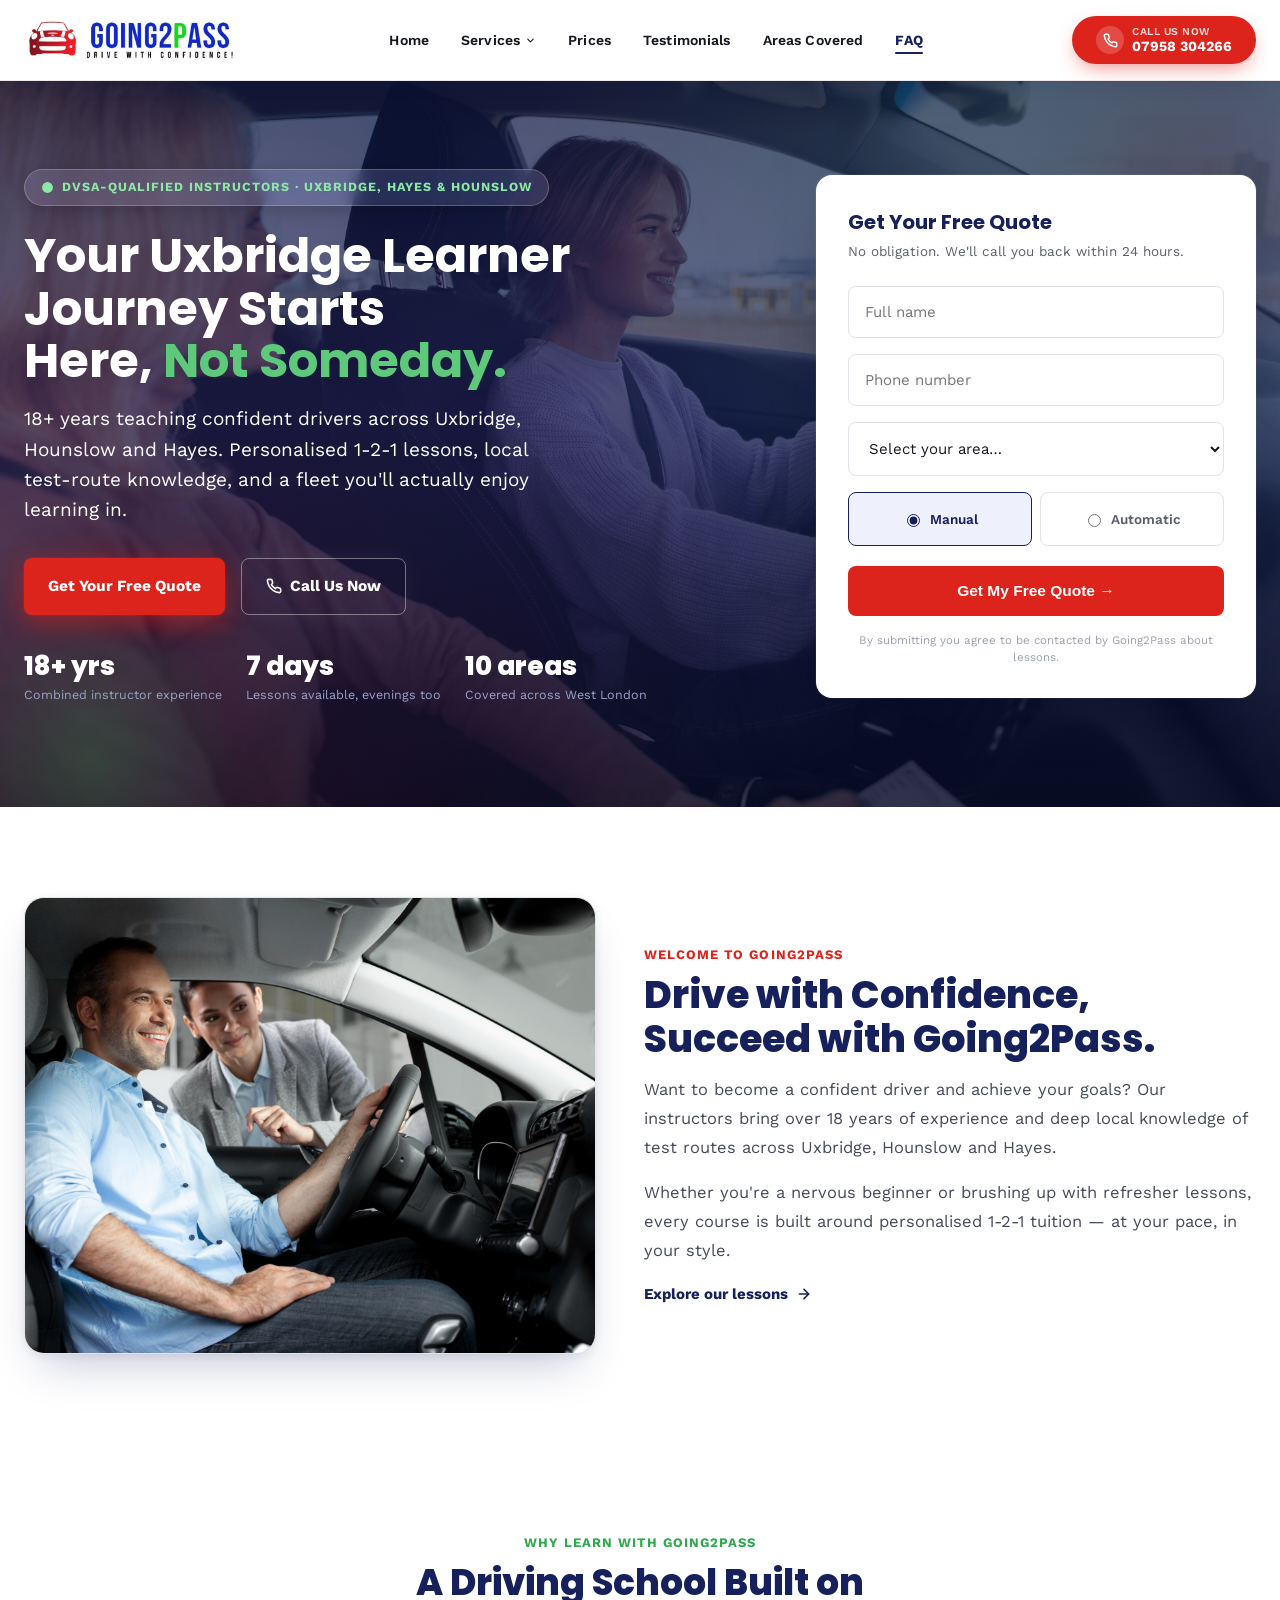
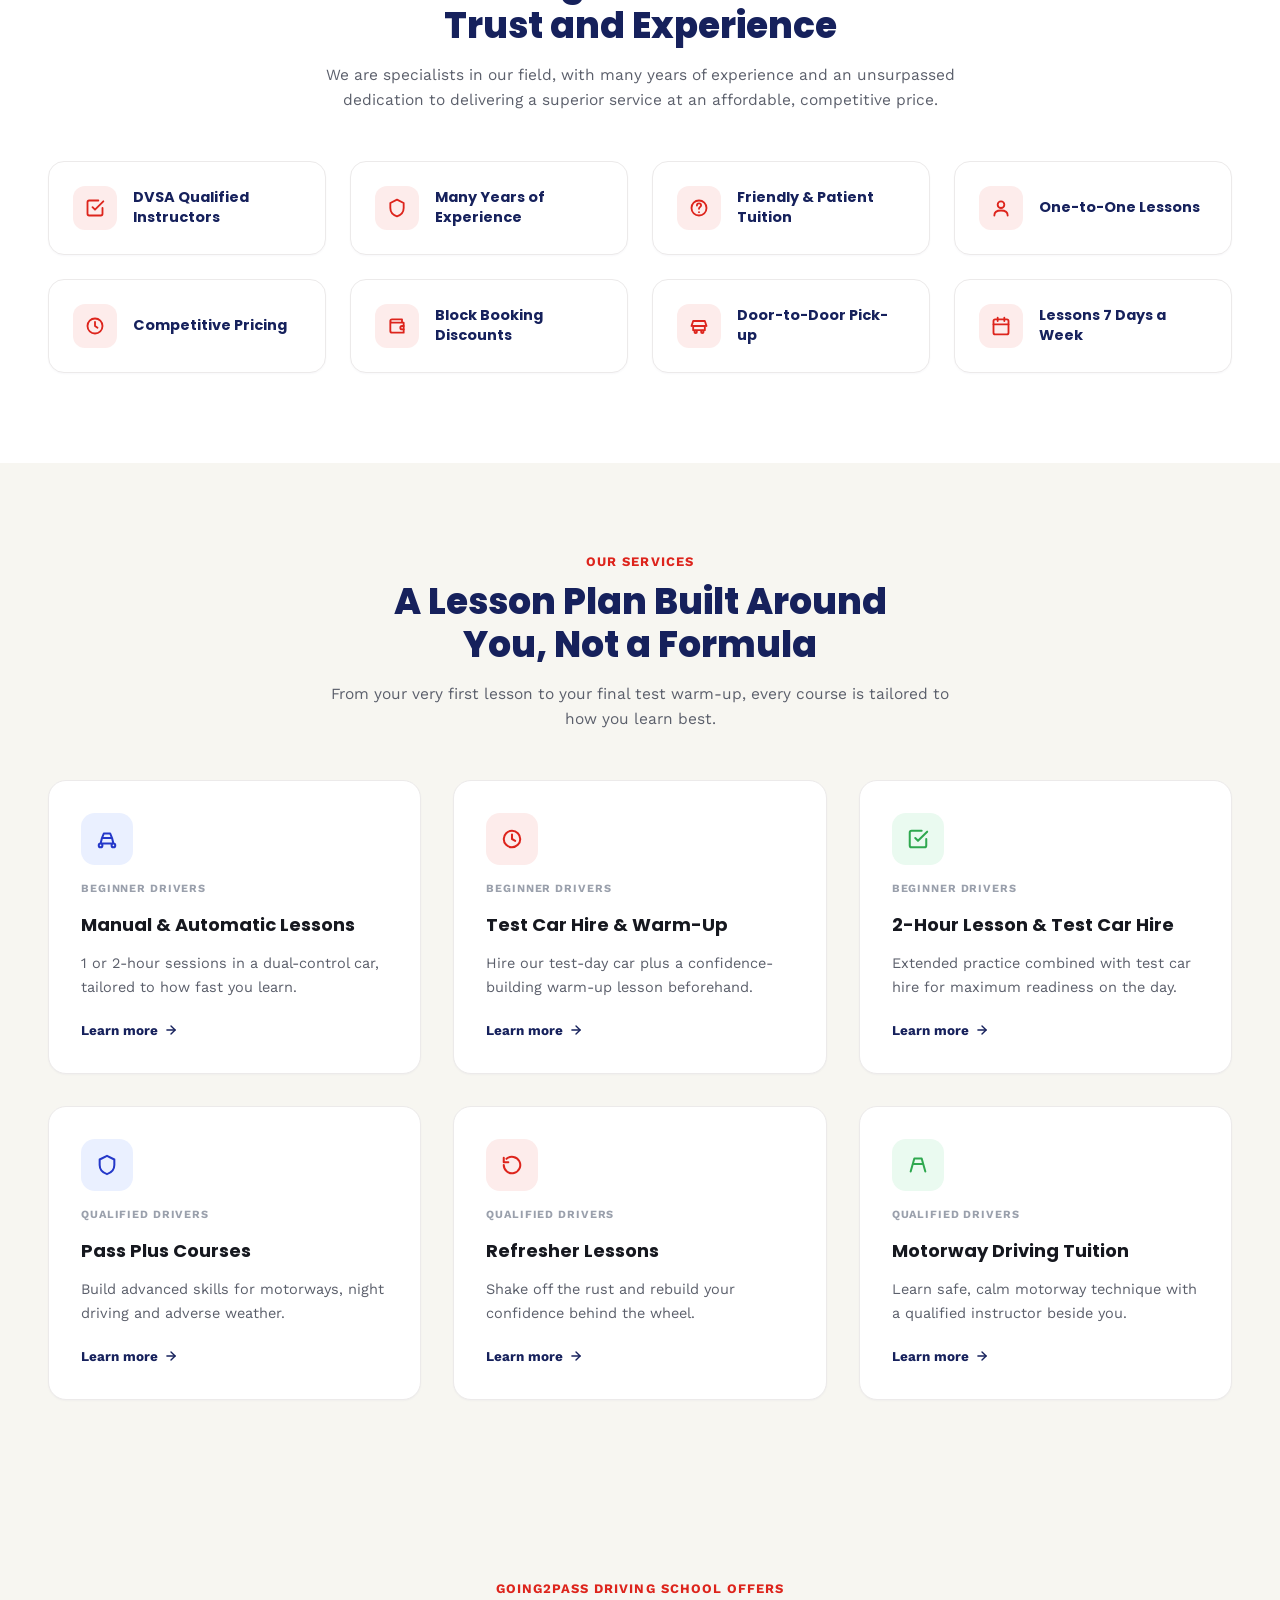
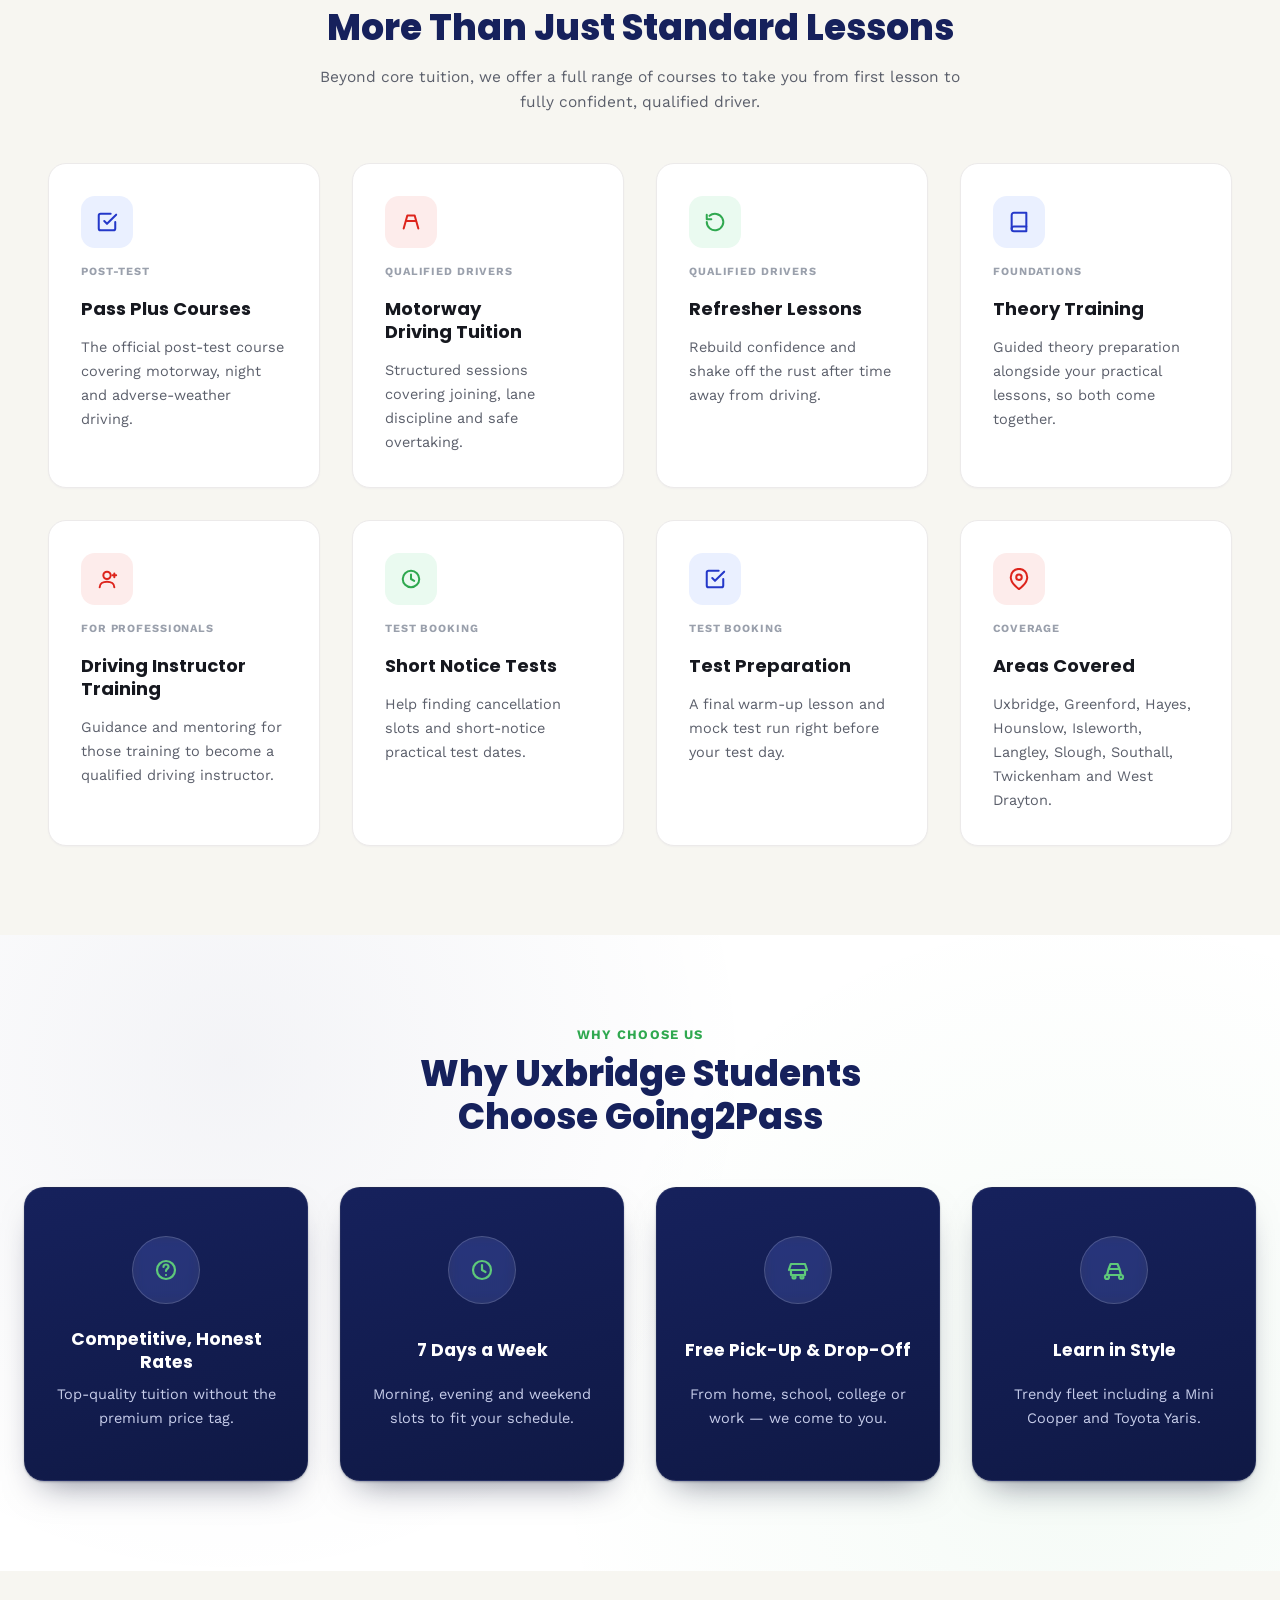
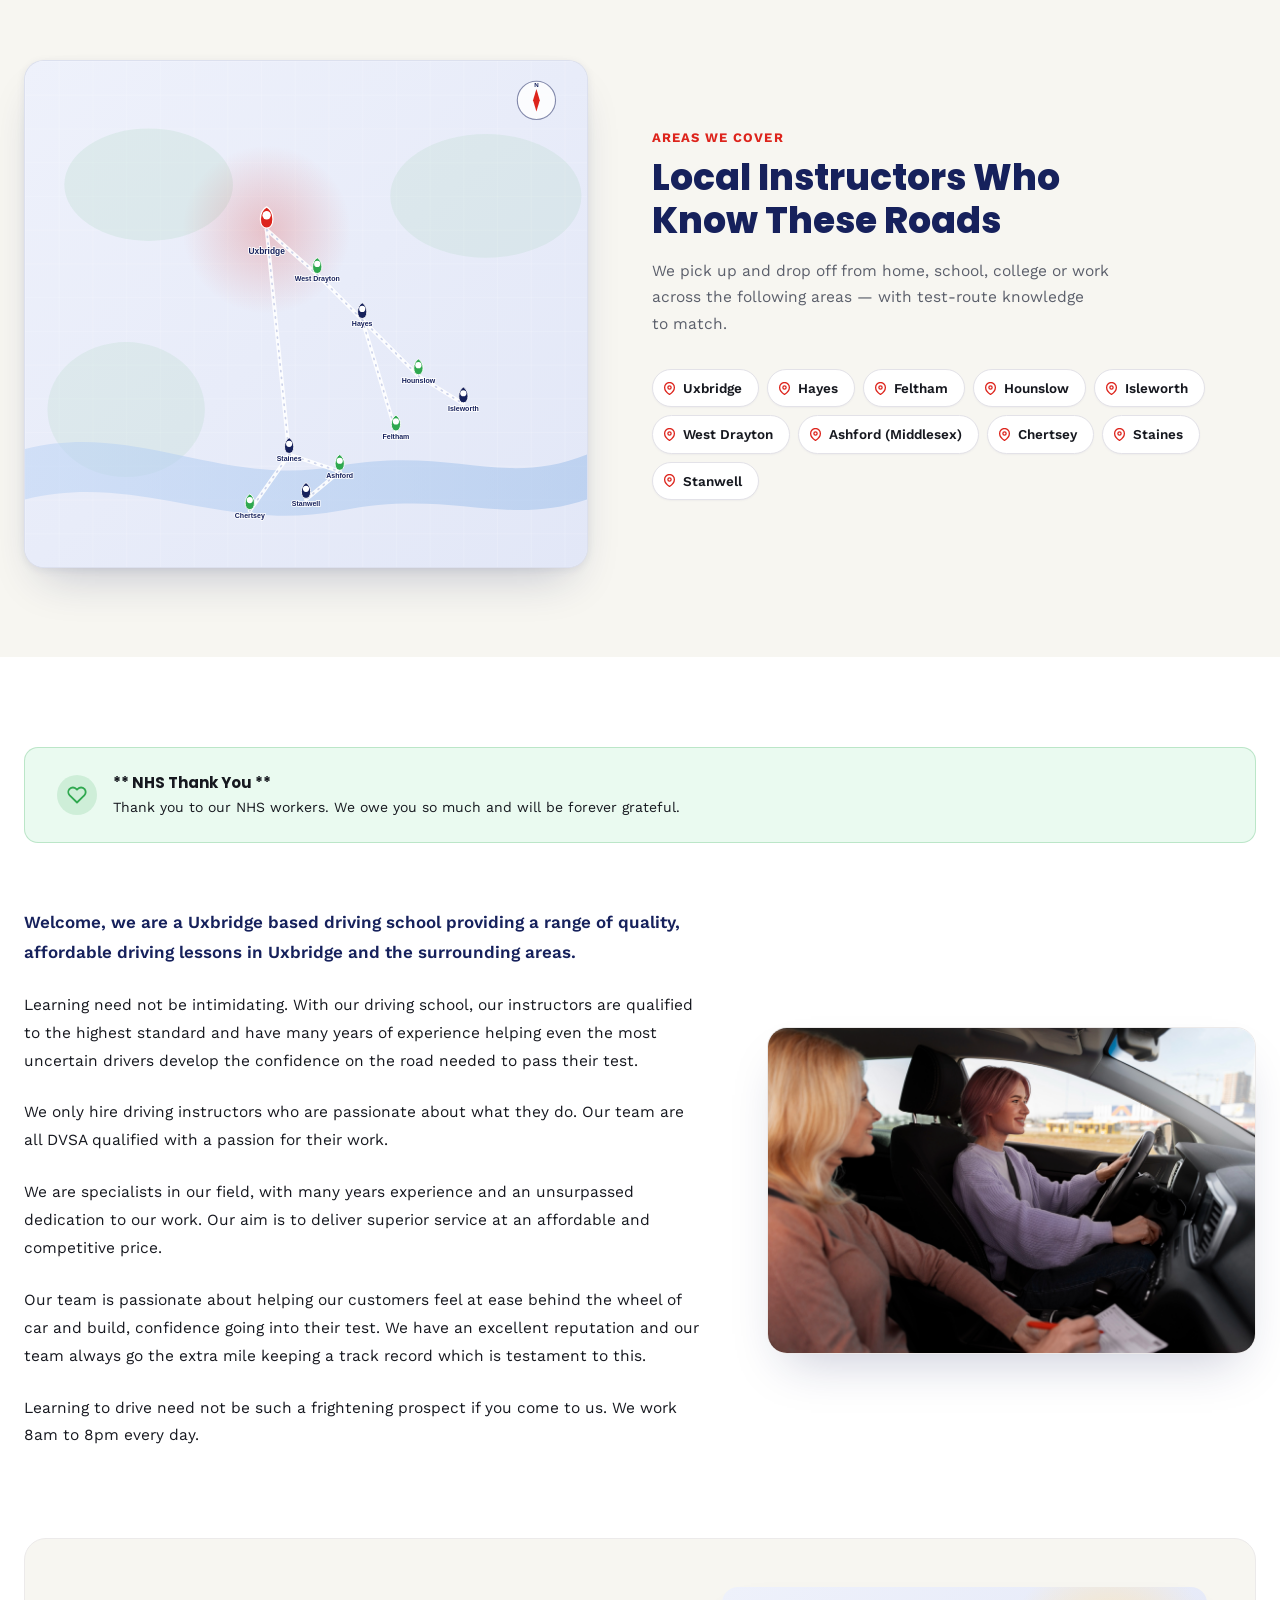
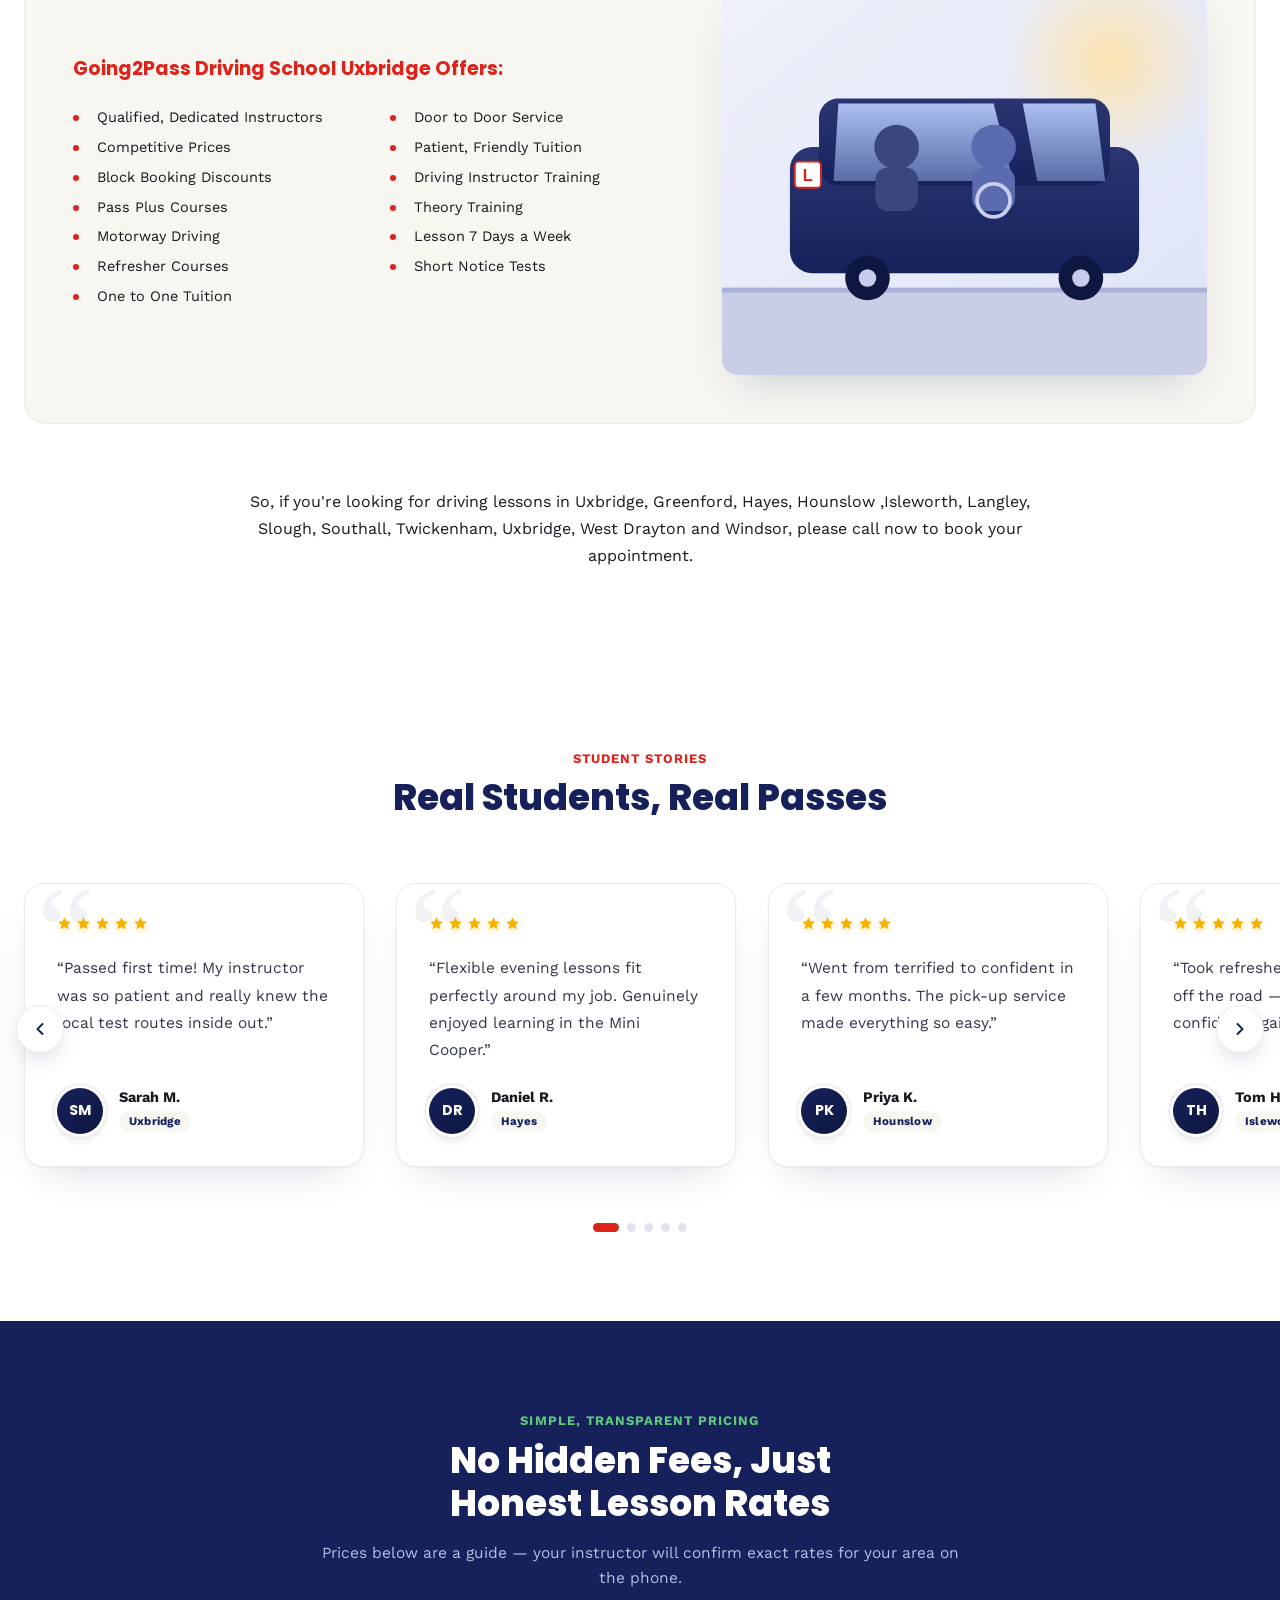
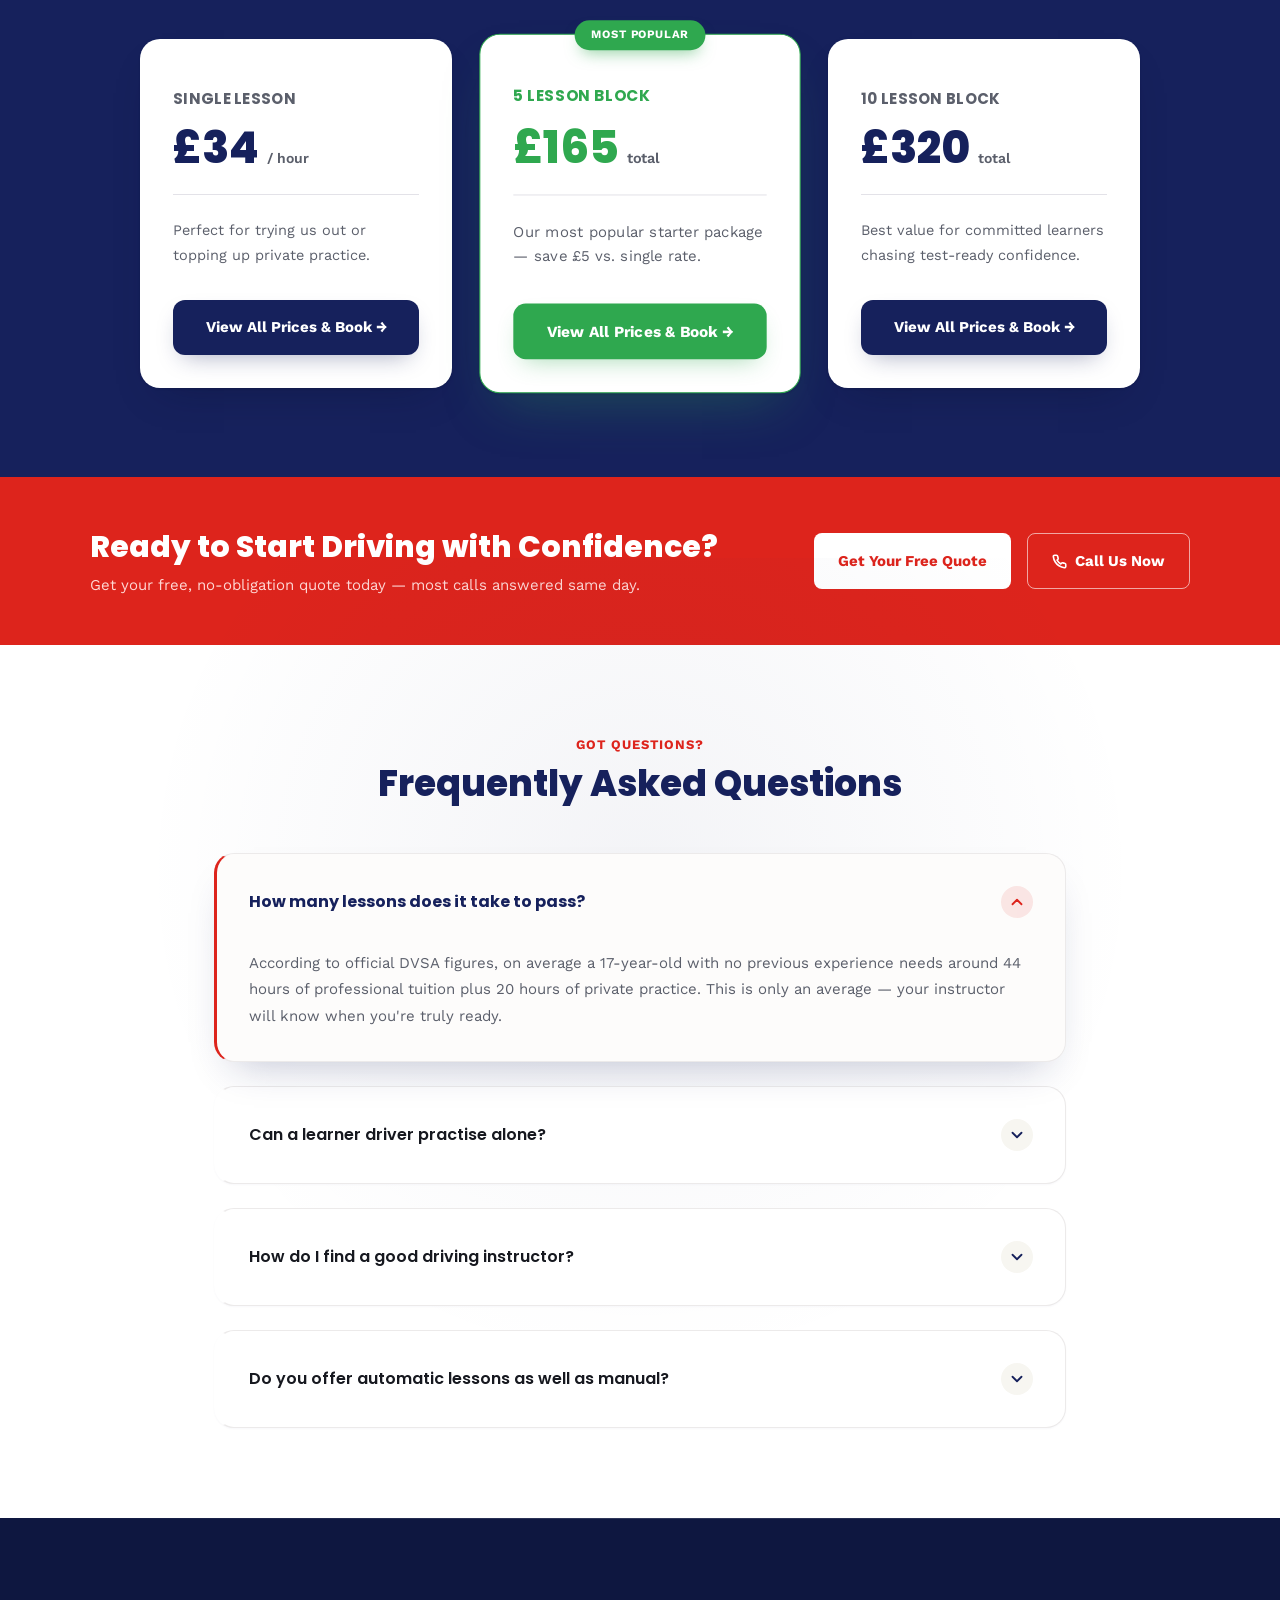
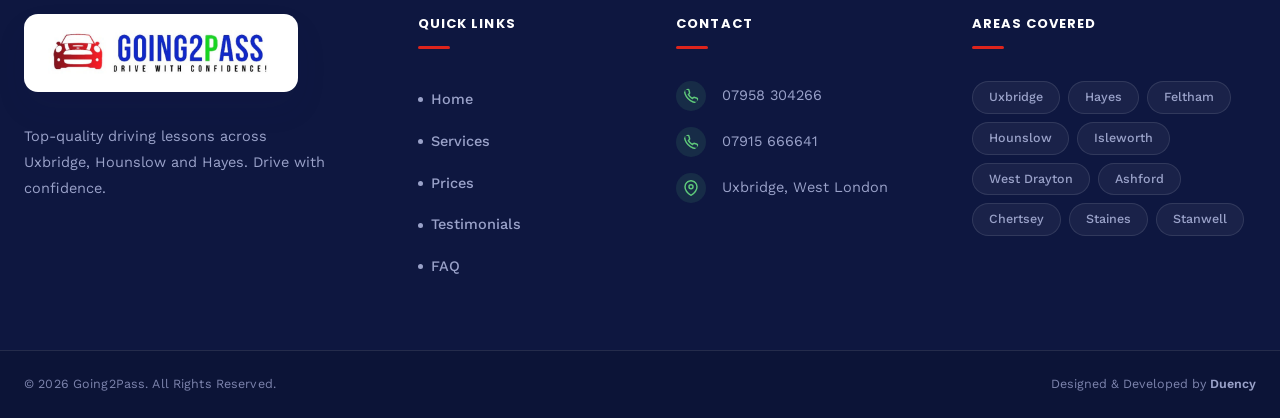
<file: index.html>
<!DOCTYPE html>
<html lang="en">
<head>
<meta charset="utf-8">
<meta name="viewport" content="width=device-width, initial-scale=1">
<title>Going2Pass — Driving Lessons in Uxbridge, Hayes &amp; Hounslow</title>
<link rel="preconnect" href="https://fonts.googleapis.com">
<link href="https://fonts.googleapis.com/css2?family=Poppins:wght@500;600;700;800&family=Work+Sans:wght@400;500;600;700&display=swap" rel="stylesheet">
<link rel="stylesheet" href="assets/css/main.css">
</head>
<body>

<!-- ============ NAV ============ -->
<header class="site-header">
  <div class="nav-bar container">
    <a href="#" class="nav-brand" aria-label="Going2Pass — home">
      <img class="nav-logo" src="assets/images/logo/logo.jpg" alt="Going2Pass">
    </a>
    <nav class="nav-links" aria-label="Primary">
      <a href="#welcome" data-nav-link="welcome">Home</a>
      <div class="nav-item">
        <a href="#services" data-nav-link="services" class="nav-item-trigger">
          Services
          <svg class="nav-chevron" width="11" height="11" viewBox="0 0 24 24" fill="none" stroke="currentColor" stroke-width="2.4" stroke-linecap="round" stroke-linejoin="round"><polyline points="6 9 12 15 18 9"/></svg>
        </a>
        <div class="nav-dropdown">
          <a href="manual-driving-lessons.html"><svg width="17" height="17" viewBox="0 0 24 24" fill="none" stroke="currentColor" stroke-width="2.1" stroke-linecap="round" stroke-linejoin="round"><circle cx="12" cy="12" r="8"/><path d="M12 4v4M12 16v4M4 12h4M16 12h4"/></svg>Manual Driving Lessons</a>
          <a href="automatic-driving-lessons.html"><svg width="17" height="17" viewBox="0 0 24 24" fill="none" stroke="currentColor" stroke-width="2.1" stroke-linecap="round" stroke-linejoin="round"><circle cx="12" cy="12" r="3"/><path d="M12 2v3M12 19v3M4.2 4.2l2.1 2.1M17.7 17.7l2.1 2.1M2 12h3M19 12h3M4.2 19.8l2.1-2.1M17.7 6.3l2.1-2.1"/></svg>Automatic Driving Lessons</a>
          <a href="pass-plus-course.html"><svg width="17" height="17" viewBox="0 0 24 24" fill="none" stroke="currentColor" stroke-width="2.1" stroke-linecap="round" stroke-linejoin="round"><path d="M9 11l3 3L22 4"/><path d="M21 12v7a2 2 0 0 1-2 2H5a2 2 0 0 1-2-2V5a2 2 0 0 1 2-2h11"/></svg>Pass Plus Course</a>
          <a href="refresher-lessons.html"><svg width="17" height="17" viewBox="0 0 24 24" fill="none" stroke="currentColor" stroke-width="2.1" stroke-linecap="round" stroke-linejoin="round"><path d="M3 12a9 9 0 1 0 3-6.7"/><polyline points="3 4 3 9 8 9"/></svg>Refresher Lessons</a>
          <a href="motorway-driving-tuition.html"><svg width="17" height="17" viewBox="0 0 24 24" fill="none" stroke="currentColor" stroke-width="2.1" stroke-linecap="round" stroke-linejoin="round"><path d="M4 19l4-14h8l4 14"/><line x1="7" y1="11" x2="17" y2="11"/></svg>Motorway Driving Tuition</a>
          <a href="test-car-hire-warm-up-lesson.html"><svg width="17" height="17" viewBox="0 0 24 24" fill="none" stroke="currentColor" stroke-width="2.1" stroke-linecap="round" stroke-linejoin="round"><path d="M5 17h14M5 17a2 2 0 1 0 0 4 2 2 0 0 0 0-4zm14 0a2 2 0 1 0 0 4 2 2 0 0 0 0-4zM5 17l1.5-6h11L19 17M6.5 11l2-5h7l2 5"/></svg>Test Car Hire &amp; Warm-Up Lesson</a>
        </div>
      </div>
      <a href="#pricing" data-nav-link="pricing">Prices</a>
      <a href="#testimonials" data-nav-link="testimonials">Testimonials</a>
      <a href="#locations" data-nav-link="locations">Areas Covered</a>
      <a href="#faq" data-nav-link="faq">FAQ</a>
    </nav>
    <a class="nav-call" href="tel:07958304266">
      <span class="nav-call-icon">
        <svg width="15" height="15" viewBox="0 0 24 24" fill="none" stroke="#fff" stroke-width="2.4" stroke-linecap="round" stroke-linejoin="round"><path d="M22 16.92v3a2 2 0 0 1-2.18 2 19.79 19.79 0 0 1-8.63-3.07 19.5 19.5 0 0 1-6-6 19.79 19.79 0 0 1-3.07-8.67A2 2 0 0 1 4.11 2h3a2 2 0 0 1 2 1.72c.127.96.362 1.903.7 2.81a2 2 0 0 1-.45 2.11L8.09 9.91a16 16 0 0 0 6 6l1.27-1.27a2 2 0 0 1 2.11-.45c.907.338 1.85.573 2.81.7A2 2 0 0 1 22 16.92z"/></svg>
      </span>
      <span class="nav-call-text">
        <small>Call us now</small>
        07958 304266
      </span>
    </a>
    <button class="nav-burger" type="button" aria-label="Toggle menu" aria-expanded="false">
      <svg width="24" height="24" viewBox="0 0 24 24" fill="none" stroke="#16215c" stroke-width="2.3" stroke-linecap="round"><line x1="3" y1="6" x2="21" y2="6"/><line x1="3" y1="12" x2="21" y2="12"/><line x1="3" y1="18" x2="21" y2="18"/></svg>
    </button>
  </div>
  <nav class="nav-mobile-menu" aria-label="Mobile">
    <a href="#welcome" data-nav-link="welcome">Home</a>
    <div class="nav-mobile-item">
      <div class="nav-mobile-row">
        <a href="#services" data-nav-link="services">Services</a>
        <button class="nav-mobile-toggle" type="button" aria-expanded="false" aria-label="Toggle Services submenu">
          <svg class="nav-chevron" width="13" height="13" viewBox="0 0 24 24" fill="none" stroke="currentColor" stroke-width="2.4" stroke-linecap="round" stroke-linejoin="round"><polyline points="6 9 12 15 18 9"/></svg>
        </button>
      </div>
      <div class="nav-mobile-submenu">
        <a href="manual-driving-lessons.html">Manual Driving Lessons</a>
        <a href="automatic-driving-lessons.html">Automatic Driving Lessons</a>
        <a href="pass-plus-course.html">Pass Plus Course</a>
        <a href="refresher-lessons.html">Refresher Lessons</a>
        <a href="motorway-driving-tuition.html">Motorway Driving Tuition</a>
        <a href="test-car-hire-warm-up-lesson.html">Test Car Hire &amp; Warm-Up Lesson</a>
      </div>
    </div>
    <a href="#pricing" data-nav-link="pricing">Prices</a>
    <a href="#testimonials" data-nav-link="testimonials">Testimonials</a>
    <a href="#locations" data-nav-link="locations">Areas Covered</a>
    <a href="#faq" data-nav-link="faq">FAQ</a>
    <a class="nav-mobile-call" href="tel:07958304266">
      <svg width="15" height="15" viewBox="0 0 24 24" fill="none" stroke="#fff" stroke-width="2.4" stroke-linecap="round" stroke-linejoin="round"><path d="M22 16.92v3a2 2 0 0 1-2.18 2 19.79 19.79 0 0 1-8.63-3.07 19.5 19.5 0 0 1-6-6 19.79 19.79 0 0 1-3.07-8.67A2 2 0 0 1 4.11 2h3a2 2 0 0 1 2 1.72c.127.96.362 1.903.7 2.81a2 2 0 0 1-.45 2.11L8.09 9.91a16 16 0 0 0 6 6l1.27-1.27a2 2 0 0 1 2.11-.45c.907.338 1.85.573 2.81.7A2 2 0 0 1 22 16.92z"/></svg>
      Call 07958 304266
    </a>
  </nav>
</header>

<!-- ============ HERO + LEAD FORM ============ -->
<section class="hero">
  <!--
    Background photo layer: swap the src below for a real licensed photo
    (learner driver + instructor, dual-control car, UK road/driving school)
    when available — everything else (overlay, layout) stays as-is.
  -->
  <img
    class="hero-bg-image"
    src="assets/images/hero/2150318413.jpg"
    alt=""
    role="presentation"
    loading="eager"
    fetchpriority="high"
    decoding="async">
  <div class="hero-overlay"></div>
  <div class="hero-inner">
    <div class="hero-copy">
      <div class="hero-badge">
        <svg width="13" height="13" viewBox="0 0 24 24" fill="#8fe6a6"><circle cx="12" cy="12" r="10"/></svg>
        DVSA-QUALIFIED INSTRUCTORS &middot; UXBRIDGE, HAYES &amp; HOUNSLOW
      </div>
      <h1 class="hero-title">Your Uxbridge Learner Journey Starts Here, <span>Not Someday.</span></h1>
      <p class="hero-sub">18+ years teaching confident drivers across Uxbridge, Hounslow and Hayes. Personalised 1-2-1 lessons, local test-route knowledge, and a fleet you'll actually enjoy learning in.</p>
      <div class="hero-actions">
        <a class="btn btn-primary" href="#lead-form">Get Your Free Quote</a>
        <a class="btn btn-outline" href="tel:07958304266">
          <svg width="16" height="16" viewBox="0 0 24 24" fill="none" stroke="#fff" stroke-width="2.4" stroke-linecap="round" stroke-linejoin="round"><path d="M22 16.92v3a2 2 0 0 1-2.18 2 19.79 19.79 0 0 1-8.63-3.07 19.5 19.5 0 0 1-6-6 19.79 19.79 0 0 1-3.07-8.67A2 2 0 0 1 4.11 2h3a2 2 0 0 1 2 1.72c.127.96.362 1.903.7 2.81a2 2 0 0 1-.45 2.11L8.09 9.91a16 16 0 0 0 6 6l1.27-1.27a2 2 0 0 1 2.11-.45c.907.338 1.85.573 2.81.7A2 2 0 0 1 22 16.92z"/></svg>
          Call Us Now
        </a>
      </div>
      <div class="hero-stats">
        <div><div class="hero-stat-num">18+ yrs</div><div class="hero-stat-label">Combined instructor experience</div></div>
        <div><div class="hero-stat-num">7 days</div><div class="hero-stat-label">Lessons available, evenings too</div></div>
        <div><div class="hero-stat-num">10 areas</div><div class="hero-stat-label">Covered across West London</div></div>
      </div>
    </div>

    <div id="lead-form" class="lead-form-card">
      <div class="lead-form-success">
        <div class="success-icon-wrap">
          <svg width="26" height="26" viewBox="0 0 24 24" fill="none" stroke="#2fa84f" stroke-width="3" stroke-linecap="round" stroke-linejoin="round"><polyline points="20 6 9 17 4 12"/></svg>
        </div>
        <div class="lead-form-success-title">Thanks &mdash; request received!</div>
        <div class="lead-form-success-text">One of our instructors will call you back within 24 hours with your free, no-obligation quote.</div>
      </div>

      <h2 class="lead-form-title">Get Your Free Quote</h2>
      <p class="lead-form-note">No obligation. We'll call you back within 24 hours.</p>
      <form class="lead-form">
        <input type="text" required placeholder="Full name" name="name">
        <input type="tel" required placeholder="Phone number" name="phone">
        <select required name="area">
          <option value="">Select your area&hellip;</option>
          <option value="Uxbridge">Uxbridge</option>
          <option value="Hayes">Hayes</option>
          <option value="Feltham">Feltham</option>
          <option value="Hounslow">Hounslow</option>
          <option value="Isleworth">Isleworth</option>
          <option value="West Drayton">West Drayton</option>
          <option value="Ashford (Middlesex)">Ashford (Middlesex)</option>
          <option value="Chertsey">Chertsey</option>
          <option value="Staines">Staines</option>
          <option value="Stanwell">Stanwell</option>
        </select>
        <div class="transmission-row">
          <label class="transmission-option is-active">
            <input type="radio" name="transmission" value="manual" checked>
            Manual
          </label>
          <label class="transmission-option">
            <input type="radio" name="transmission" value="automatic">
            Automatic
          </label>
        </div>
        <button class="lead-form-submit" type="submit">Get My Free Quote &rarr;</button>
        <div class="lead-form-legal">By submitting you agree to be contacted by Going2Pass about lessons.</div>
      </form>
    </div>
  </div>
</section>

<!-- ============ WELCOME ============ -->
<section id="welcome" class="welcome">
  <div class="welcome-media">
    <!-- Swap this src for a real licensed photo (instructor teaching a
         learner inside a modern dual-control car, UK driving school style)
         when available — no other markup/CSS changes needed. -->
    <img class="welcome-media-image" src="assets/images/hero/2149117133.jpg" alt="Driving instructor teaching a learner driver inside a modern dual-control car" loading="lazy" decoding="async">
  </div>
  <div class="welcome-copy">
    <div class="eyebrow eyebrow-red">WELCOME TO GOING2PASS</div>
    <h2 class="welcome-title">Drive with Confidence, Succeed with Going2Pass.</h2>
    <p>Want to become a confident driver and achieve your goals? Our instructors bring over 18 years of experience and deep local knowledge of test routes across Uxbridge, Hounslow and Hayes.</p>
    <p>Whether you're a nervous beginner or brushing up with refresher lessons, every course is built around personalised 1-2-1 tuition &mdash; at your pace, in your style.</p>
    <a class="welcome-link" href="#services">
      Explore our lessons
      <svg width="16" height="16" viewBox="0 0 24 24" fill="none" stroke="#16215c" stroke-width="2.4" stroke-linecap="round" stroke-linejoin="round"><line x1="5" y1="12" x2="19" y2="12"/><polyline points="12 5 19 12 12 19"/></svg>
    </a>
  </div>
</section>

<!-- ============ WHY LEARN WITH GOING2PASS ============ -->
<section class="section">
  <div class="container">
    <div class="section-intro">
      <div class="eyebrow eyebrow-green">WHY LEARN WITH GOING2PASS</div>
      <h2 class="section-title">A Driving School Built on Trust and Experience</h2>
      <p>We are specialists in our field, with many years of experience and an unsurpassed dedication to delivering a superior service at an affordable, competitive price.</p>
    </div>
    <div class="why-learn-grid">
      <div class="why-learn-item">
        <div class="why-learn-icon"><svg width="20" height="20" viewBox="0 0 24 24" fill="none" stroke="#dd241c" stroke-width="2.2" stroke-linecap="round" stroke-linejoin="round"><path d="M9 11l3 3L22 4"/><path d="M21 12v7a2 2 0 0 1-2 2H5a2 2 0 0 1-2-2V5a2 2 0 0 1 2-2h11"/></svg></div>
        <div class="why-learn-label">DVSA Qualified Instructors</div>
      </div>
      <div class="why-learn-item">
        <div class="why-learn-icon"><svg width="20" height="20" viewBox="0 0 24 24" fill="none" stroke="#dd241c" stroke-width="2.2" stroke-linecap="round" stroke-linejoin="round"><path d="M12 2l8 4v6c0 5-3.5 8.5-8 10-4.5-1.5-8-5-8-10V6l8-4z"/></svg></div>
        <div class="why-learn-label">Many Years of Experience</div>
      </div>
      <div class="why-learn-item">
        <div class="why-learn-icon"><svg width="20" height="20" viewBox="0 0 24 24" fill="none" stroke="#dd241c" stroke-width="2.2" stroke-linecap="round" stroke-linejoin="round"><circle cx="12" cy="12" r="9"/><path d="M9.5 9a2.5 2.5 0 0 1 5 0c0 1.5-2.5 2-2.5 4M12 17h.01"/></svg></div>
        <div class="why-learn-label">Friendly &amp; Patient Tuition</div>
      </div>
      <div class="why-learn-item">
        <div class="why-learn-icon"><svg width="20" height="20" viewBox="0 0 24 24" fill="none" stroke="#dd241c" stroke-width="2.2" stroke-linecap="round" stroke-linejoin="round"><circle cx="12" cy="8" r="4"/><path d="M4 21c0-4 3.6-6 8-6s8 2 8 6"/></svg></div>
        <div class="why-learn-label">One-to-One Lessons</div>
      </div>
      <div class="why-learn-item">
        <div class="why-learn-icon"><svg width="20" height="20" viewBox="0 0 24 24" fill="none" stroke="#dd241c" stroke-width="2.2" stroke-linecap="round" stroke-linejoin="round"><circle cx="12" cy="12" r="9"/><path d="M12 7v5l3 2"/></svg></div>
        <div class="why-learn-label">Competitive Pricing</div>
      </div>
      <div class="why-learn-item">
        <div class="why-learn-icon"><svg width="20" height="20" viewBox="0 0 24 24" fill="none" stroke="#dd241c" stroke-width="2.2" stroke-linecap="round" stroke-linejoin="round"><path d="M20 12V8H6a2 2 0 0 1 0-4h12v4M4 6v12a2 2 0 0 0 2 2h14v-4"/><path d="M18 12a2 2 0 0 0 0 4h2v-4h-2z"/></svg></div>
        <div class="why-learn-label">Block Booking Discounts</div>
      </div>
      <div class="why-learn-item">
        <div class="why-learn-icon"><svg width="20" height="20" viewBox="0 0 24 24" fill="none" stroke="#dd241c" stroke-width="2.2" stroke-linecap="round" stroke-linejoin="round"><path d="M3 12l2-6h14l2 6M5 12h14v5H5z"/><circle cx="8" cy="19" r="1.5"/><circle cx="16" cy="19" r="1.5"/></svg></div>
        <div class="why-learn-label">Door-to-Door Pick-up</div>
      </div>
      <div class="why-learn-item">
        <div class="why-learn-icon"><svg width="20" height="20" viewBox="0 0 24 24" fill="none" stroke="#dd241c" stroke-width="2.2" stroke-linecap="round" stroke-linejoin="round"><rect x="3" y="4" width="18" height="18" rx="2"/><path d="M8 2v4M16 2v4M3 10h18"/></svg></div>
        <div class="why-learn-label">Lessons 7 Days a Week</div>
      </div>
    </div>
  </div>
</section>

<!-- ============ SERVICES ============ -->
<section id="services" class="section section-cream">
  <div class="container">
    <div class="section-intro">
      <div class="eyebrow eyebrow-red">OUR SERVICES</div>
      <h2 class="section-title">A Lesson Plan Built Around You, Not a Formula</h2>
      <p>From your very first lesson to your final test warm-up, every course is tailored to how you learn best.</p>
    </div>
    <div class="services-grid">

      <article class="service-card">
        <div class="service-icon" style="background:#eaf0ff;">
          <svg width="22" height="22" viewBox="0 0 24 24" fill="none" stroke="#2438c9" stroke-width="2.2" stroke-linecap="round" stroke-linejoin="round"><path d="M5 17h14M5 17a2 2 0 1 0 0 4 2 2 0 0 0 0-4zm14 0a2 2 0 1 0 0 4 2 2 0 0 0 0-4zM5 17l1.5-6h11L19 17M6.5 11l2-5h7l2 5"/></svg>
        </div>
        <div class="service-group">BEGINNER DRIVERS</div>
        <h3 class="service-title">Manual &amp; Automatic Lessons</h3>
        <p class="service-desc">1 or 2-hour sessions in a dual-control car, tailored to how fast you learn.</p>
        <span class="service-link">Learn more<svg width="14" height="14" viewBox="0 0 24 24" fill="none" stroke="currentColor" stroke-width="2.4" stroke-linecap="round" stroke-linejoin="round"><line x1="5" y1="12" x2="19" y2="12"/><polyline points="12 5 19 12 12 19"/></svg></span>
      </article>

      <article class="service-card">
        <div class="service-icon" style="background:#fdeceb;">
          <svg width="22" height="22" viewBox="0 0 24 24" fill="none" stroke="#dd241c" stroke-width="2.2" stroke-linecap="round" stroke-linejoin="round"><circle cx="12" cy="12" r="9"/><polyline points="12 7 12 12 15.5 14"/></svg>
        </div>
        <div class="service-group">BEGINNER DRIVERS</div>
        <h3 class="service-title">Test Car Hire &amp; Warm-Up</h3>
        <p class="service-desc">Hire our test-day car plus a confidence-building warm-up lesson beforehand.</p>
        <span class="service-link">Learn more<svg width="14" height="14" viewBox="0 0 24 24" fill="none" stroke="currentColor" stroke-width="2.4" stroke-linecap="round" stroke-linejoin="round"><line x1="5" y1="12" x2="19" y2="12"/><polyline points="12 5 19 12 12 19"/></svg></span>
      </article>

      <article class="service-card">
        <div class="service-icon" style="background:#eafaf0;">
          <svg width="22" height="22" viewBox="0 0 24 24" fill="none" stroke="#2fa84f" stroke-width="2.2" stroke-linecap="round" stroke-linejoin="round"><path d="M9 11l3 3L22 4"/><path d="M21 12v7a2 2 0 0 1-2 2H5a2 2 0 0 1-2-2V5a2 2 0 0 1 2-2h11"/></svg>
        </div>
        <div class="service-group">BEGINNER DRIVERS</div>
        <h3 class="service-title">2-Hour Lesson &amp; Test Car Hire</h3>
        <p class="service-desc">Extended practice combined with test car hire for maximum readiness on the day.</p>
        <span class="service-link">Learn more<svg width="14" height="14" viewBox="0 0 24 24" fill="none" stroke="currentColor" stroke-width="2.4" stroke-linecap="round" stroke-linejoin="round"><line x1="5" y1="12" x2="19" y2="12"/><polyline points="12 5 19 12 12 19"/></svg></span>
      </article>

      <article class="service-card">
        <div class="service-icon" style="background:#eaf0ff;">
          <svg width="22" height="22" viewBox="0 0 24 24" fill="none" stroke="#2438c9" stroke-width="2.2" stroke-linecap="round" stroke-linejoin="round"><path d="M12 2l8 4v6c0 5-3.5 8.5-8 10-4.5-1.5-8-5-8-10V6l8-4z"/></svg>
        </div>
        <div class="service-group">QUALIFIED DRIVERS</div>
        <h3 class="service-title">Pass Plus Courses</h3>
        <p class="service-desc">Build advanced skills for motorways, night driving and adverse weather.</p>
        <span class="service-link">Learn more<svg width="14" height="14" viewBox="0 0 24 24" fill="none" stroke="currentColor" stroke-width="2.4" stroke-linecap="round" stroke-linejoin="round"><line x1="5" y1="12" x2="19" y2="12"/><polyline points="12 5 19 12 12 19"/></svg></span>
      </article>

      <article class="service-card">
        <div class="service-icon" style="background:#fdeceb;">
          <svg width="22" height="22" viewBox="0 0 24 24" fill="none" stroke="#dd241c" stroke-width="2.2" stroke-linecap="round" stroke-linejoin="round"><path d="M3 12a9 9 0 1 0 3-6.7"/><polyline points="3 4 3 9 8 9"/></svg>
        </div>
        <div class="service-group">QUALIFIED DRIVERS</div>
        <h3 class="service-title">Refresher Lessons</h3>
        <p class="service-desc">Shake off the rust and rebuild your confidence behind the wheel.</p>
        <span class="service-link">Learn more<svg width="14" height="14" viewBox="0 0 24 24" fill="none" stroke="currentColor" stroke-width="2.4" stroke-linecap="round" stroke-linejoin="round"><line x1="5" y1="12" x2="19" y2="12"/><polyline points="12 5 19 12 12 19"/></svg></span>
      </article>

      <article class="service-card">
        <div class="service-icon" style="background:#eafaf0;">
          <svg width="22" height="22" viewBox="0 0 24 24" fill="none" stroke="#2fa84f" stroke-width="2.2" stroke-linecap="round" stroke-linejoin="round"><path d="M4 19l4-14h8l4 14"/><line x1="7" y1="11" x2="17" y2="11"/></svg>
        </div>
        <div class="service-group">QUALIFIED DRIVERS</div>
        <h3 class="service-title">Motorway Driving Tuition</h3>
        <p class="service-desc">Learn safe, calm motorway technique with a qualified instructor beside you.</p>
        <span class="service-link">Learn more<svg width="14" height="14" viewBox="0 0 24 24" fill="none" stroke="currentColor" stroke-width="2.4" stroke-linecap="round" stroke-linejoin="round"><line x1="5" y1="12" x2="19" y2="12"/><polyline points="12 5 19 12 12 19"/></svg></span>
      </article>

    </div>
  </div>
</section>

<!-- ============ OUR DRIVING SCHOOL OFFERS ============ -->
<section class="section section-cream">
  <div class="container">
    <div class="section-intro">
      <div class="eyebrow eyebrow-red">GOING2PASS DRIVING SCHOOL OFFERS</div>
      <h2 class="section-title">More Than Just Standard Lessons</h2>
      <p>Beyond core tuition, we offer a full range of courses to take you from first lesson to fully confident, qualified driver.</p>
    </div>
    <div class="offers-grid">
      <article class="service-card">
        <div class="service-icon" style="background:#eaf0ff;">
          <svg width="22" height="22" viewBox="0 0 24 24" fill="none" stroke="#2438c9" stroke-width="2.2" stroke-linecap="round" stroke-linejoin="round"><path d="M9 11l3 3L22 4"/><path d="M21 12v7a2 2 0 0 1-2 2H5a2 2 0 0 1-2-2V5a2 2 0 0 1 2-2h11"/></svg>
        </div>
        <div class="service-group">POST-TEST</div>
        <h3 class="service-title">Pass Plus Courses</h3>
        <p class="service-desc">The official post-test course covering motorway, night and adverse-weather driving.</p>
      </article>
      <article class="service-card">
        <div class="service-icon" style="background:#fdeceb;">
          <svg width="22" height="22" viewBox="0 0 24 24" fill="none" stroke="#dd241c" stroke-width="2.2" stroke-linecap="round" stroke-linejoin="round"><path d="M4 19l4-14h8l4 14"/><line x1="7" y1="11" x2="17" y2="11"/></svg>
        </div>
        <div class="service-group">QUALIFIED DRIVERS</div>
        <h3 class="service-title">Motorway Driving Tuition</h3>
        <p class="service-desc">Structured sessions covering joining, lane discipline and safe overtaking.</p>
      </article>
      <article class="service-card">
        <div class="service-icon" style="background:#eafaf0;">
          <svg width="22" height="22" viewBox="0 0 24 24" fill="none" stroke="#2fa84f" stroke-width="2.2" stroke-linecap="round" stroke-linejoin="round"><path d="M3 12a9 9 0 1 0 3-6.7"/><polyline points="3 4 3 9 8 9"/></svg>
        </div>
        <div class="service-group">QUALIFIED DRIVERS</div>
        <h3 class="service-title">Refresher Lessons</h3>
        <p class="service-desc">Rebuild confidence and shake off the rust after time away from driving.</p>
      </article>
      <article class="service-card">
        <div class="service-icon" style="background:#eaf0ff;">
          <svg width="22" height="22" viewBox="0 0 24 24" fill="none" stroke="#2438c9" stroke-width="2.2" stroke-linecap="round" stroke-linejoin="round"><path d="M4 19.5A2.5 2.5 0 0 1 6.5 17H20"/><path d="M6.5 2H20v20H6.5A2.5 2.5 0 0 1 4 19.5v-15A2.5 2.5 0 0 1 6.5 2z"/></svg>
        </div>
        <div class="service-group">FOUNDATIONS</div>
        <h3 class="service-title">Theory Training</h3>
        <p class="service-desc">Guided theory preparation alongside your practical lessons, so both come together.</p>
      </article>
      <article class="service-card">
        <div class="service-icon" style="background:#fdeceb;">
          <svg width="22" height="22" viewBox="0 0 24 24" fill="none" stroke="#dd241c" stroke-width="2.2" stroke-linecap="round" stroke-linejoin="round"><circle cx="12" cy="8" r="4"/><path d="M4 21c0-4 3.6-6 8-6s8 2 8 6"/><path d="M18 8h4M20 6v4"/></svg>
        </div>
        <div class="service-group">FOR PROFESSIONALS</div>
        <h3 class="service-title">Driving Instructor Training</h3>
        <p class="service-desc">Guidance and mentoring for those training to become a qualified driving instructor.</p>
      </article>
      <article class="service-card">
        <div class="service-icon" style="background:#eafaf0;">
          <svg width="22" height="22" viewBox="0 0 24 24" fill="none" stroke="#2fa84f" stroke-width="2.2" stroke-linecap="round" stroke-linejoin="round"><circle cx="12" cy="12" r="9"/><polyline points="12 7 12 12 15.5 14"/></svg>
        </div>
        <div class="service-group">TEST BOOKING</div>
        <h3 class="service-title">Short Notice Tests</h3>
        <p class="service-desc">Help finding cancellation slots and short-notice practical test dates.</p>
      </article>
      <article class="service-card">
        <div class="service-icon" style="background:#eaf0ff;">
          <svg width="22" height="22" viewBox="0 0 24 24" fill="none" stroke="#2438c9" stroke-width="2.2" stroke-linecap="round" stroke-linejoin="round"><path d="M9 11l3 3L22 4"/><path d="M21 12v7a2 2 0 0 1-2 2H5a2 2 0 0 1-2-2V5a2 2 0 0 1 2-2h11"/></svg>
        </div>
        <div class="service-group">TEST BOOKING</div>
        <h3 class="service-title">Test Preparation</h3>
        <p class="service-desc">A final warm-up lesson and mock test run right before your test day.</p>
      </article>
      <article class="service-card">
        <div class="service-icon" style="background:#fdeceb;">
          <svg width="22" height="22" viewBox="0 0 24 24" fill="none" stroke="#dd241c" stroke-width="2.2" stroke-linecap="round" stroke-linejoin="round"><path d="M21 10c0 7-9 13-9 13s-9-6-9-13a9 9 0 0 1 18 0z"/><circle cx="12" cy="10" r="3"/></svg>
        </div>
        <div class="service-group">COVERAGE</div>
        <h3 class="service-title">Areas Covered</h3>
        <p class="service-desc">Uxbridge, Greenford, Hayes, Hounslow, Isleworth, Langley, Slough, Southall, Twickenham and West Drayton.</p>
      </article>
    </div>
  </div>
</section>

<!-- ============ WHY CHOOSE US ============ -->
<section class="section why-choose-section">
  <div class="section-intro">
    <div class="eyebrow eyebrow-green">WHY CHOOSE US</div>
    <h2 class="section-title">Why Uxbridge Students Choose Going2Pass</h2>
  </div>
  <div class="why-grid">

    <div class="why-card">
      <div class="why-icon-wrap">
        <svg width="24" height="24" viewBox="0 0 24 24" fill="none" stroke="#5ec97a" stroke-width="2.2" stroke-linecap="round" stroke-linejoin="round"><circle cx="12" cy="12" r="9"/><path d="M9.5 9a2.5 2.5 0 0 1 5 0c0 1.5-2.5 2-2.5 4M12 17h.01"/></svg>
      </div>
      <h3 class="why-title">Competitive, Honest Rates</h3>
      <p class="why-desc">Top-quality tuition without the premium price tag.</p>
    </div>

    <div class="why-card">
      <div class="why-icon-wrap">
        <svg width="24" height="24" viewBox="0 0 24 24" fill="none" stroke="#5ec97a" stroke-width="2.2" stroke-linecap="round" stroke-linejoin="round"><circle cx="12" cy="12" r="9"/><polyline points="12 7 12 12 15.5 14"/></svg>
      </div>
      <h3 class="why-title">7 Days a Week</h3>
      <p class="why-desc">Morning, evening and weekend slots to fit your schedule.</p>
    </div>

    <div class="why-card">
      <div class="why-icon-wrap">
        <svg width="24" height="24" viewBox="0 0 24 24" fill="none" stroke="#5ec97a" stroke-width="2.2" stroke-linecap="round" stroke-linejoin="round"><path d="M3 12l2-6h14l2 6M5 12h14v5H5z"/><circle cx="8" cy="19" r="1.5"/><circle cx="16" cy="19" r="1.5"/></svg>
      </div>
      <h3 class="why-title">Free Pick-Up &amp; Drop-Off</h3>
      <p class="why-desc">From home, school, college or work &mdash; we come to you.</p>
    </div>

    <div class="why-card">
      <div class="why-icon-wrap">
        <svg width="24" height="24" viewBox="0 0 24 24" fill="none" stroke="#5ec97a" stroke-width="2.2" stroke-linecap="round" stroke-linejoin="round"><path d="M5 17h14M5 17a2 2 0 1 0 0 4 2 2 0 0 0 0-4zm14 0a2 2 0 1 0 0 4 2 2 0 0 0 0-4zM5 17l1.5-6h11L19 17M6.5 11l2-5h7l2 5"/></svg>
      </div>
      <h3 class="why-title">Learn in Style</h3>
      <p class="why-desc">Trendy fleet including a Mini Cooper and Toyota Yaris.</p>
    </div>

  </div>
</section>

<!-- ============ LOCATIONS ============ -->
<section id="locations" class="section section-cream">
  <div class="locations-inner">
    <div class="locations-media">
      <img class="locations-media-image" src="assets/images/locations/west-london-map.svg" alt="Illustrated map of West London showing Going2Pass driving lesson coverage across Uxbridge, Hayes, Hounslow, Feltham, Isleworth, West Drayton, Ashford, Chertsey, Staines and Stanwell" loading="lazy" decoding="async">
    </div>
    <div class="locations-copy">
      <div class="eyebrow eyebrow-red">AREAS WE COVER</div>
      <h2 class="locations-title">Local Instructors Who Know These Roads</h2>
      <p>We pick up and drop off from home, school, college or work across the following areas &mdash; with test-route knowledge to match.</p>
      <div class="location-tags">
        <div class="location-tag"><svg width="13" height="13" viewBox="0 0 24 24" fill="none" stroke="#dd241c" stroke-width="2.4" stroke-linecap="round" stroke-linejoin="round"><path d="M21 10c0 7-9 13-9 13s-9-6-9-13a9 9 0 0 1 18 0z"/><circle cx="12" cy="10" r="3"/></svg>Uxbridge</div>
        <div class="location-tag"><svg width="13" height="13" viewBox="0 0 24 24" fill="none" stroke="#dd241c" stroke-width="2.4" stroke-linecap="round" stroke-linejoin="round"><path d="M21 10c0 7-9 13-9 13s-9-6-9-13a9 9 0 0 1 18 0z"/><circle cx="12" cy="10" r="3"/></svg>Hayes</div>
        <div class="location-tag"><svg width="13" height="13" viewBox="0 0 24 24" fill="none" stroke="#dd241c" stroke-width="2.4" stroke-linecap="round" stroke-linejoin="round"><path d="M21 10c0 7-9 13-9 13s-9-6-9-13a9 9 0 0 1 18 0z"/><circle cx="12" cy="10" r="3"/></svg>Feltham</div>
        <div class="location-tag"><svg width="13" height="13" viewBox="0 0 24 24" fill="none" stroke="#dd241c" stroke-width="2.4" stroke-linecap="round" stroke-linejoin="round"><path d="M21 10c0 7-9 13-9 13s-9-6-9-13a9 9 0 0 1 18 0z"/><circle cx="12" cy="10" r="3"/></svg>Hounslow</div>
        <div class="location-tag"><svg width="13" height="13" viewBox="0 0 24 24" fill="none" stroke="#dd241c" stroke-width="2.4" stroke-linecap="round" stroke-linejoin="round"><path d="M21 10c0 7-9 13-9 13s-9-6-9-13a9 9 0 0 1 18 0z"/><circle cx="12" cy="10" r="3"/></svg>Isleworth</div>
        <div class="location-tag"><svg width="13" height="13" viewBox="0 0 24 24" fill="none" stroke="#dd241c" stroke-width="2.4" stroke-linecap="round" stroke-linejoin="round"><path d="M21 10c0 7-9 13-9 13s-9-6-9-13a9 9 0 0 1 18 0z"/><circle cx="12" cy="10" r="3"/></svg>West Drayton</div>
        <div class="location-tag"><svg width="13" height="13" viewBox="0 0 24 24" fill="none" stroke="#dd241c" stroke-width="2.4" stroke-linecap="round" stroke-linejoin="round"><path d="M21 10c0 7-9 13-9 13s-9-6-9-13a9 9 0 0 1 18 0z"/><circle cx="12" cy="10" r="3"/></svg>Ashford (Middlesex)</div>
        <div class="location-tag"><svg width="13" height="13" viewBox="0 0 24 24" fill="none" stroke="#dd241c" stroke-width="2.4" stroke-linecap="round" stroke-linejoin="round"><path d="M21 10c0 7-9 13-9 13s-9-6-9-13a9 9 0 0 1 18 0z"/><circle cx="12" cy="10" r="3"/></svg>Chertsey</div>
        <div class="location-tag"><svg width="13" height="13" viewBox="0 0 24 24" fill="none" stroke="#dd241c" stroke-width="2.4" stroke-linecap="round" stroke-linejoin="round"><path d="M21 10c0 7-9 13-9 13s-9-6-9-13a9 9 0 0 1 18 0z"/><circle cx="12" cy="10" r="3"/></svg>Staines</div>
        <div class="location-tag"><svg width="13" height="13" viewBox="0 0 24 24" fill="none" stroke="#dd241c" stroke-width="2.4" stroke-linecap="round" stroke-linejoin="round"><path d="M21 10c0 7-9 13-9 13s-9-6-9-13a9 9 0 0 1 18 0z"/><circle cx="12" cy="10" r="3"/></svg>Stanwell</div>
      </div>
    </div>
  </div>
</section>

<!-- ============ OUR STORY ============ -->
<section class="section legacy-section">
  <div class="legacy-banner">
    <div class="legacy-banner-icon">
      <svg width="20" height="20" viewBox="0 0 24 24" fill="none" stroke="#2fa84f" stroke-width="2.2" stroke-linecap="round" stroke-linejoin="round"><path d="M20.8 4.6a5.5 5.5 0 0 0-7.8 0L12 5.6l-1-1a5.5 5.5 0 0 0-7.8 7.8l1 1L12 21l7.8-7.6 1-1a5.5 5.5 0 0 0 0-7.8z"/></svg>
    </div>
    <div>
      <p class="legacy-banner-title">** NHS Thank You **</p>
      <p class="legacy-banner-text">Thank you to our NHS workers. We owe you so much and will be forever grateful.</p>
    </div>
  </div>

  <div class="legacy-intro">
    <div class="legacy-intro-copy">
      <p>Welcome, we are a Uxbridge based driving school providing a range of quality, affordable driving lessons in Uxbridge and the surrounding areas.</p>
      <p>Learning need not be intimidating. With our driving school, our instructors are qualified to the highest standard and have many years of experience helping even the most uncertain drivers develop the confidence on the road needed to pass their test.</p>
      <p>We only hire driving instructors who are passionate about what they do. Our team are all DVSA qualified with a passion for their work.</p>
      <p>We are specialists in our field, with many years experience and an unsurpassed dedication to our work. Our aim is to deliver superior service at an affordable and competitive price.</p>
      <p>Our team is passionate about helping our customers feel at ease behind the wheel of car and build, confidence going into their test. We have an excellent reputation and our team always go the extra mile keeping a track record which is testament to this.</p>
      <p>Learning to drive need not be such a frightening prospect if you come to us. We work 8am to 8pm every day.</p>
    </div>
    <div class="legacy-intro-media">
      <img src="assets/images/hero/2150318413.jpg" alt="Going2Pass driving school car" loading="lazy" decoding="async">
    </div>
  </div>

  <div class="legacy-offers">
    <div class="legacy-offers-copy">
      <p class="legacy-offers-heading">Going2Pass Driving School Uxbridge Offers:</p>
      <ul class="legacy-offers-list">
        <li>Qualified, Dedicated Instructors</li>
        <li>Competitive Prices</li>
        <li>Block Booking Discounts</li>
        <li>Pass Plus Courses</li>
        <li>Motorway Driving</li>
        <li>Refresher Courses</li>
        <li>One to One Tuition</li>
        <li>Door to Door Service</li>
        <li>Patient, Friendly Tuition</li>
        <li>Driving Instructor Training</li>
        <li>Theory Training</li>
        <li>Lesson 7 Days a Week</li>
        <li>Short Notice Tests</li>
      </ul>
    </div>
    <div class="legacy-offers-media">
      <img src="assets/images/about/instructor-learner.svg" alt="Learner driver celebrating with instructor" loading="lazy" decoding="async">
    </div>
  </div>

  <div class="legacy-closing">
    <p>So, if you're looking for driving lessons in Uxbridge, Greenford, Hayes, Hounslow ,Isleworth, Langley, Slough, Southall, Twickenham, Uxbridge, West Drayton and Windsor, please call now to book your appointment.</p>
  </div>
</section>

<!-- ============ TESTIMONIALS ============ -->
<section id="testimonials" class="testimonials-section">
  <div class="container">
    <div class="section-intro">
      <div class="eyebrow eyebrow-red">STUDENT STORIES</div>
      <h2 class="section-title">Real Students, Real Passes</h2>
    </div>
  </div>
  <div class="testimonial-viewport" role="region" aria-roledescription="carousel" aria-label="Student testimonials" tabindex="0">
    <!--
      Track is tripled (3x the 5 real testimonials = 15 cards) so the
      auto-advance loop in slider.js can wrap seamlessly left-to-right.
      data-count on the track = the ORIGINAL testimonial count (5).
    -->
    <div class="testimonial-track" data-count="5">

      <!-- Loop copy 1 (left buffer) -->
      <article class="testimonial-card">
        <div class="testimonial-stars">
          <svg width="15" height="15" viewBox="0 0 24 24" fill="#f5b301"><polygon points="12 2 15.09 8.26 22 9.27 17 14.14 18.18 21.02 12 17.77 5.82 21.02 7 14.14 2 9.27 8.91 8.26 12 2"/></svg>
          <svg width="15" height="15" viewBox="0 0 24 24" fill="#f5b301"><polygon points="12 2 15.09 8.26 22 9.27 17 14.14 18.18 21.02 12 17.77 5.82 21.02 7 14.14 2 9.27 8.91 8.26 12 2"/></svg>
          <svg width="15" height="15" viewBox="0 0 24 24" fill="#f5b301"><polygon points="12 2 15.09 8.26 22 9.27 17 14.14 18.18 21.02 12 17.77 5.82 21.02 7 14.14 2 9.27 8.91 8.26 12 2"/></svg>
          <svg width="15" height="15" viewBox="0 0 24 24" fill="#f5b301"><polygon points="12 2 15.09 8.26 22 9.27 17 14.14 18.18 21.02 12 17.77 5.82 21.02 7 14.14 2 9.27 8.91 8.26 12 2"/></svg>
          <svg width="15" height="15" viewBox="0 0 24 24" fill="#f5b301"><polygon points="12 2 15.09 8.26 22 9.27 17 14.14 18.18 21.02 12 17.77 5.82 21.02 7 14.14 2 9.27 8.91 8.26 12 2"/></svg>
        </div>
        <p class="testimonial-quote">&ldquo;Passed first time! My instructor was so patient and really knew the local test routes inside out.&rdquo;</p>
        <div class="testimonial-person">
          <div class="testimonial-avatar">SM</div>
          <div><div class="testimonial-name">Sarah M.</div><div class="testimonial-area">Uxbridge</div></div>
        </div>
      </article>

      <article class="testimonial-card">
        <div class="testimonial-stars">
          <svg width="15" height="15" viewBox="0 0 24 24" fill="#f5b301"><polygon points="12 2 15.09 8.26 22 9.27 17 14.14 18.18 21.02 12 17.77 5.82 21.02 7 14.14 2 9.27 8.91 8.26 12 2"/></svg>
          <svg width="15" height="15" viewBox="0 0 24 24" fill="#f5b301"><polygon points="12 2 15.09 8.26 22 9.27 17 14.14 18.18 21.02 12 17.77 5.82 21.02 7 14.14 2 9.27 8.91 8.26 12 2"/></svg>
          <svg width="15" height="15" viewBox="0 0 24 24" fill="#f5b301"><polygon points="12 2 15.09 8.26 22 9.27 17 14.14 18.18 21.02 12 17.77 5.82 21.02 7 14.14 2 9.27 8.91 8.26 12 2"/></svg>
          <svg width="15" height="15" viewBox="0 0 24 24" fill="#f5b301"><polygon points="12 2 15.09 8.26 22 9.27 17 14.14 18.18 21.02 12 17.77 5.82 21.02 7 14.14 2 9.27 8.91 8.26 12 2"/></svg>
          <svg width="15" height="15" viewBox="0 0 24 24" fill="#f5b301"><polygon points="12 2 15.09 8.26 22 9.27 17 14.14 18.18 21.02 12 17.77 5.82 21.02 7 14.14 2 9.27 8.91 8.26 12 2"/></svg>
        </div>
        <p class="testimonial-quote">&ldquo;Flexible evening lessons fit perfectly around my job. Genuinely enjoyed learning in the Mini Cooper.&rdquo;</p>
        <div class="testimonial-person">
          <div class="testimonial-avatar">DR</div>
          <div><div class="testimonial-name">Daniel R.</div><div class="testimonial-area">Hayes</div></div>
        </div>
      </article>

      <article class="testimonial-card">
        <div class="testimonial-stars">
          <svg width="15" height="15" viewBox="0 0 24 24" fill="#f5b301"><polygon points="12 2 15.09 8.26 22 9.27 17 14.14 18.18 21.02 12 17.77 5.82 21.02 7 14.14 2 9.27 8.91 8.26 12 2"/></svg>
          <svg width="15" height="15" viewBox="0 0 24 24" fill="#f5b301"><polygon points="12 2 15.09 8.26 22 9.27 17 14.14 18.18 21.02 12 17.77 5.82 21.02 7 14.14 2 9.27 8.91 8.26 12 2"/></svg>
          <svg width="15" height="15" viewBox="0 0 24 24" fill="#f5b301"><polygon points="12 2 15.09 8.26 22 9.27 17 14.14 18.18 21.02 12 17.77 5.82 21.02 7 14.14 2 9.27 8.91 8.26 12 2"/></svg>
          <svg width="15" height="15" viewBox="0 0 24 24" fill="#f5b301"><polygon points="12 2 15.09 8.26 22 9.27 17 14.14 18.18 21.02 12 17.77 5.82 21.02 7 14.14 2 9.27 8.91 8.26 12 2"/></svg>
          <svg width="15" height="15" viewBox="0 0 24 24" fill="#f5b301"><polygon points="12 2 15.09 8.26 22 9.27 17 14.14 18.18 21.02 12 17.77 5.82 21.02 7 14.14 2 9.27 8.91 8.26 12 2"/></svg>
        </div>
        <p class="testimonial-quote">&ldquo;Went from terrified to confident in a few months. The pick-up service made everything so easy.&rdquo;</p>
        <div class="testimonial-person">
          <div class="testimonial-avatar">PK</div>
          <div><div class="testimonial-name">Priya K.</div><div class="testimonial-area">Hounslow</div></div>
        </div>
      </article>

      <article class="testimonial-card">
        <div class="testimonial-stars">
          <svg width="15" height="15" viewBox="0 0 24 24" fill="#f5b301"><polygon points="12 2 15.09 8.26 22 9.27 17 14.14 18.18 21.02 12 17.77 5.82 21.02 7 14.14 2 9.27 8.91 8.26 12 2"/></svg>
          <svg width="15" height="15" viewBox="0 0 24 24" fill="#f5b301"><polygon points="12 2 15.09 8.26 22 9.27 17 14.14 18.18 21.02 12 17.77 5.82 21.02 7 14.14 2 9.27 8.91 8.26 12 2"/></svg>
          <svg width="15" height="15" viewBox="0 0 24 24" fill="#f5b301"><polygon points="12 2 15.09 8.26 22 9.27 17 14.14 18.18 21.02 12 17.77 5.82 21.02 7 14.14 2 9.27 8.91 8.26 12 2"/></svg>
          <svg width="15" height="15" viewBox="0 0 24 24" fill="#f5b301"><polygon points="12 2 15.09 8.26 22 9.27 17 14.14 18.18 21.02 12 17.77 5.82 21.02 7 14.14 2 9.27 8.91 8.26 12 2"/></svg>
          <svg width="15" height="15" viewBox="0 0 24 24" fill="#f5b301"><polygon points="12 2 15.09 8.26 22 9.27 17 14.14 18.18 21.02 12 17.77 5.82 21.02 7 14.14 2 9.27 8.91 8.26 12 2"/></svg>
        </div>
        <p class="testimonial-quote">&ldquo;Took refresher lessons after years off the road &mdash; felt properly confident again within weeks.&rdquo;</p>
        <div class="testimonial-person">
          <div class="testimonial-avatar">TH</div>
          <div><div class="testimonial-name">Tom H.</div><div class="testimonial-area">Isleworth</div></div>
        </div>
      </article>

      <article class="testimonial-card">
        <div class="testimonial-stars">
          <svg width="15" height="15" viewBox="0 0 24 24" fill="#f5b301"><polygon points="12 2 15.09 8.26 22 9.27 17 14.14 18.18 21.02 12 17.77 5.82 21.02 7 14.14 2 9.27 8.91 8.26 12 2"/></svg>
          <svg width="15" height="15" viewBox="0 0 24 24" fill="#f5b301"><polygon points="12 2 15.09 8.26 22 9.27 17 14.14 18.18 21.02 12 17.77 5.82 21.02 7 14.14 2 9.27 8.91 8.26 12 2"/></svg>
          <svg width="15" height="15" viewBox="0 0 24 24" fill="#f5b301"><polygon points="12 2 15.09 8.26 22 9.27 17 14.14 18.18 21.02 12 17.77 5.82 21.02 7 14.14 2 9.27 8.91 8.26 12 2"/></svg>
          <svg width="15" height="15" viewBox="0 0 24 24" fill="#f5b301"><polygon points="12 2 15.09 8.26 22 9.27 17 14.14 18.18 21.02 12 17.77 5.82 21.02 7 14.14 2 9.27 8.91 8.26 12 2"/></svg>
          <svg width="15" height="15" viewBox="0 0 24 24" fill="#f5b301"><polygon points="12 2 15.09 8.26 22 9.27 17 14.14 18.18 21.02 12 17.77 5.82 21.02 7 14.14 2 9.27 8.91 8.26 12 2"/></svg>
        </div>
        <p class="testimonial-quote">&ldquo;Best value block booking around. Clear pricing, no surprises, and I passed with 2 minors.&rdquo;</p>
        <div class="testimonial-person">
          <div class="testimonial-avatar">AO</div>
          <div><div class="testimonial-name">Amara O.</div><div class="testimonial-area">West Drayton</div></div>
        </div>
      </article>

      <!-- Loop copy 2 (main visible set — index math in slider.js starts here) -->
      <article class="testimonial-card">
        <div class="testimonial-stars"><svg width="15" height="15" viewBox="0 0 24 24" fill="#f5b301"><polygon points="12 2 15.09 8.26 22 9.27 17 14.14 18.18 21.02 12 17.77 5.82 21.02 7 14.14 2 9.27 8.91 8.26 12 2"/></svg><svg width="15" height="15" viewBox="0 0 24 24" fill="#f5b301"><polygon points="12 2 15.09 8.26 22 9.27 17 14.14 18.18 21.02 12 17.77 5.82 21.02 7 14.14 2 9.27 8.91 8.26 12 2"/></svg><svg width="15" height="15" viewBox="0 0 24 24" fill="#f5b301"><polygon points="12 2 15.09 8.26 22 9.27 17 14.14 18.18 21.02 12 17.77 5.82 21.02 7 14.14 2 9.27 8.91 8.26 12 2"/></svg><svg width="15" height="15" viewBox="0 0 24 24" fill="#f5b301"><polygon points="12 2 15.09 8.26 22 9.27 17 14.14 18.18 21.02 12 17.77 5.82 21.02 7 14.14 2 9.27 8.91 8.26 12 2"/></svg><svg width="15" height="15" viewBox="0 0 24 24" fill="#f5b301"><polygon points="12 2 15.09 8.26 22 9.27 17 14.14 18.18 21.02 12 17.77 5.82 21.02 7 14.14 2 9.27 8.91 8.26 12 2"/></svg></div>
        <p class="testimonial-quote">&ldquo;Passed first time! My instructor was so patient and really knew the local test routes inside out.&rdquo;</p>
        <div class="testimonial-person"><div class="testimonial-avatar">SM</div><div><div class="testimonial-name">Sarah M.</div><div class="testimonial-area">Uxbridge</div></div></div>
      </article>
      <article class="testimonial-card">
        <div class="testimonial-stars"><svg width="15" height="15" viewBox="0 0 24 24" fill="#f5b301"><polygon points="12 2 15.09 8.26 22 9.27 17 14.14 18.18 21.02 12 17.77 5.82 21.02 7 14.14 2 9.27 8.91 8.26 12 2"/></svg><svg width="15" height="15" viewBox="0 0 24 24" fill="#f5b301"><polygon points="12 2 15.09 8.26 22 9.27 17 14.14 18.18 21.02 12 17.77 5.82 21.02 7 14.14 2 9.27 8.91 8.26 12 2"/></svg><svg width="15" height="15" viewBox="0 0 24 24" fill="#f5b301"><polygon points="12 2 15.09 8.26 22 9.27 17 14.14 18.18 21.02 12 17.77 5.82 21.02 7 14.14 2 9.27 8.91 8.26 12 2"/></svg><svg width="15" height="15" viewBox="0 0 24 24" fill="#f5b301"><polygon points="12 2 15.09 8.26 22 9.27 17 14.14 18.18 21.02 12 17.77 5.82 21.02 7 14.14 2 9.27 8.91 8.26 12 2"/></svg><svg width="15" height="15" viewBox="0 0 24 24" fill="#f5b301"><polygon points="12 2 15.09 8.26 22 9.27 17 14.14 18.18 21.02 12 17.77 5.82 21.02 7 14.14 2 9.27 8.91 8.26 12 2"/></svg></div>
        <p class="testimonial-quote">&ldquo;Flexible evening lessons fit perfectly around my job. Genuinely enjoyed learning in the Mini Cooper.&rdquo;</p>
        <div class="testimonial-person"><div class="testimonial-avatar">DR</div><div><div class="testimonial-name">Daniel R.</div><div class="testimonial-area">Hayes</div></div></div>
      </article>
      <article class="testimonial-card">
        <div class="testimonial-stars"><svg width="15" height="15" viewBox="0 0 24 24" fill="#f5b301"><polygon points="12 2 15.09 8.26 22 9.27 17 14.14 18.18 21.02 12 17.77 5.82 21.02 7 14.14 2 9.27 8.91 8.26 12 2"/></svg><svg width="15" height="15" viewBox="0 0 24 24" fill="#f5b301"><polygon points="12 2 15.09 8.26 22 9.27 17 14.14 18.18 21.02 12 17.77 5.82 21.02 7 14.14 2 9.27 8.91 8.26 12 2"/></svg><svg width="15" height="15" viewBox="0 0 24 24" fill="#f5b301"><polygon points="12 2 15.09 8.26 22 9.27 17 14.14 18.18 21.02 12 17.77 5.82 21.02 7 14.14 2 9.27 8.91 8.26 12 2"/></svg><svg width="15" height="15" viewBox="0 0 24 24" fill="#f5b301"><polygon points="12 2 15.09 8.26 22 9.27 17 14.14 18.18 21.02 12 17.77 5.82 21.02 7 14.14 2 9.27 8.91 8.26 12 2"/></svg><svg width="15" height="15" viewBox="0 0 24 24" fill="#f5b301"><polygon points="12 2 15.09 8.26 22 9.27 17 14.14 18.18 21.02 12 17.77 5.82 21.02 7 14.14 2 9.27 8.91 8.26 12 2"/></svg></div>
        <p class="testimonial-quote">&ldquo;Went from terrified to confident in a few months. The pick-up service made everything so easy.&rdquo;</p>
        <div class="testimonial-person"><div class="testimonial-avatar">PK</div><div><div class="testimonial-name">Priya K.</div><div class="testimonial-area">Hounslow</div></div></div>
      </article>
      <article class="testimonial-card">
        <div class="testimonial-stars"><svg width="15" height="15" viewBox="0 0 24 24" fill="#f5b301"><polygon points="12 2 15.09 8.26 22 9.27 17 14.14 18.18 21.02 12 17.77 5.82 21.02 7 14.14 2 9.27 8.91 8.26 12 2"/></svg><svg width="15" height="15" viewBox="0 0 24 24" fill="#f5b301"><polygon points="12 2 15.09 8.26 22 9.27 17 14.14 18.18 21.02 12 17.77 5.82 21.02 7 14.14 2 9.27 8.91 8.26 12 2"/></svg><svg width="15" height="15" viewBox="0 0 24 24" fill="#f5b301"><polygon points="12 2 15.09 8.26 22 9.27 17 14.14 18.18 21.02 12 17.77 5.82 21.02 7 14.14 2 9.27 8.91 8.26 12 2"/></svg><svg width="15" height="15" viewBox="0 0 24 24" fill="#f5b301"><polygon points="12 2 15.09 8.26 22 9.27 17 14.14 18.18 21.02 12 17.77 5.82 21.02 7 14.14 2 9.27 8.91 8.26 12 2"/></svg><svg width="15" height="15" viewBox="0 0 24 24" fill="#f5b301"><polygon points="12 2 15.09 8.26 22 9.27 17 14.14 18.18 21.02 12 17.77 5.82 21.02 7 14.14 2 9.27 8.91 8.26 12 2"/></svg></div>
        <p class="testimonial-quote">&ldquo;Took refresher lessons after years off the road &mdash; felt properly confident again within weeks.&rdquo;</p>
        <div class="testimonial-person"><div class="testimonial-avatar">TH</div><div><div class="testimonial-name">Tom H.</div><div class="testimonial-area">Isleworth</div></div></div>
      </article>
      <article class="testimonial-card">
        <div class="testimonial-stars"><svg width="15" height="15" viewBox="0 0 24 24" fill="#f5b301"><polygon points="12 2 15.09 8.26 22 9.27 17 14.14 18.18 21.02 12 17.77 5.82 21.02 7 14.14 2 9.27 8.91 8.26 12 2"/></svg><svg width="15" height="15" viewBox="0 0 24 24" fill="#f5b301"><polygon points="12 2 15.09 8.26 22 9.27 17 14.14 18.18 21.02 12 17.77 5.82 21.02 7 14.14 2 9.27 8.91 8.26 12 2"/></svg><svg width="15" height="15" viewBox="0 0 24 24" fill="#f5b301"><polygon points="12 2 15.09 8.26 22 9.27 17 14.14 18.18 21.02 12 17.77 5.82 21.02 7 14.14 2 9.27 8.91 8.26 12 2"/></svg><svg width="15" height="15" viewBox="0 0 24 24" fill="#f5b301"><polygon points="12 2 15.09 8.26 22 9.27 17 14.14 18.18 21.02 12 17.77 5.82 21.02 7 14.14 2 9.27 8.91 8.26 12 2"/></svg><svg width="15" height="15" viewBox="0 0 24 24" fill="#f5b301"><polygon points="12 2 15.09 8.26 22 9.27 17 14.14 18.18 21.02 12 17.77 5.82 21.02 7 14.14 2 9.27 8.91 8.26 12 2"/></svg></div>
        <p class="testimonial-quote">&ldquo;Best value block booking around. Clear pricing, no surprises, and I passed with 2 minors.&rdquo;</p>
        <div class="testimonial-person"><div class="testimonial-avatar">AO</div><div><div class="testimonial-name">Amara O.</div><div class="testimonial-area">West Drayton</div></div></div>
      </article>

      <!-- Loop copy 3 (right buffer) -->
      <article class="testimonial-card">
        <div class="testimonial-stars"><svg width="15" height="15" viewBox="0 0 24 24" fill="#f5b301"><polygon points="12 2 15.09 8.26 22 9.27 17 14.14 18.18 21.02 12 17.77 5.82 21.02 7 14.14 2 9.27 8.91 8.26 12 2"/></svg><svg width="15" height="15" viewBox="0 0 24 24" fill="#f5b301"><polygon points="12 2 15.09 8.26 22 9.27 17 14.14 18.18 21.02 12 17.77 5.82 21.02 7 14.14 2 9.27 8.91 8.26 12 2"/></svg><svg width="15" height="15" viewBox="0 0 24 24" fill="#f5b301"><polygon points="12 2 15.09 8.26 22 9.27 17 14.14 18.18 21.02 12 17.77 5.82 21.02 7 14.14 2 9.27 8.91 8.26 12 2"/></svg><svg width="15" height="15" viewBox="0 0 24 24" fill="#f5b301"><polygon points="12 2 15.09 8.26 22 9.27 17 14.14 18.18 21.02 12 17.77 5.82 21.02 7 14.14 2 9.27 8.91 8.26 12 2"/></svg><svg width="15" height="15" viewBox="0 0 24 24" fill="#f5b301"><polygon points="12 2 15.09 8.26 22 9.27 17 14.14 18.18 21.02 12 17.77 5.82 21.02 7 14.14 2 9.27 8.91 8.26 12 2"/></svg></div>
        <p class="testimonial-quote">&ldquo;Passed first time! My instructor was so patient and really knew the local test routes inside out.&rdquo;</p>
        <div class="testimonial-person"><div class="testimonial-avatar">SM</div><div><div class="testimonial-name">Sarah M.</div><div class="testimonial-area">Uxbridge</div></div></div>
      </article>
      <article class="testimonial-card">
        <div class="testimonial-stars"><svg width="15" height="15" viewBox="0 0 24 24" fill="#f5b301"><polygon points="12 2 15.09 8.26 22 9.27 17 14.14 18.18 21.02 12 17.77 5.82 21.02 7 14.14 2 9.27 8.91 8.26 12 2"/></svg><svg width="15" height="15" viewBox="0 0 24 24" fill="#f5b301"><polygon points="12 2 15.09 8.26 22 9.27 17 14.14 18.18 21.02 12 17.77 5.82 21.02 7 14.14 2 9.27 8.91 8.26 12 2"/></svg><svg width="15" height="15" viewBox="0 0 24 24" fill="#f5b301"><polygon points="12 2 15.09 8.26 22 9.27 17 14.14 18.18 21.02 12 17.77 5.82 21.02 7 14.14 2 9.27 8.91 8.26 12 2"/></svg><svg width="15" height="15" viewBox="0 0 24 24" fill="#f5b301"><polygon points="12 2 15.09 8.26 22 9.27 17 14.14 18.18 21.02 12 17.77 5.82 21.02 7 14.14 2 9.27 8.91 8.26 12 2"/></svg><svg width="15" height="15" viewBox="0 0 24 24" fill="#f5b301"><polygon points="12 2 15.09 8.26 22 9.27 17 14.14 18.18 21.02 12 17.77 5.82 21.02 7 14.14 2 9.27 8.91 8.26 12 2"/></svg></div>
        <p class="testimonial-quote">&ldquo;Flexible evening lessons fit perfectly around my job. Genuinely enjoyed learning in the Mini Cooper.&rdquo;</p>
        <div class="testimonial-person"><div class="testimonial-avatar">DR</div><div><div class="testimonial-name">Daniel R.</div><div class="testimonial-area">Hayes</div></div></div>
      </article>
      <article class="testimonial-card">
        <div class="testimonial-stars"><svg width="15" height="15" viewBox="0 0 24 24" fill="#f5b301"><polygon points="12 2 15.09 8.26 22 9.27 17 14.14 18.18 21.02 12 17.77 5.82 21.02 7 14.14 2 9.27 8.91 8.26 12 2"/></svg><svg width="15" height="15" viewBox="0 0 24 24" fill="#f5b301"><polygon points="12 2 15.09 8.26 22 9.27 17 14.14 18.18 21.02 12 17.77 5.82 21.02 7 14.14 2 9.27 8.91 8.26 12 2"/></svg><svg width="15" height="15" viewBox="0 0 24 24" fill="#f5b301"><polygon points="12 2 15.09 8.26 22 9.27 17 14.14 18.18 21.02 12 17.77 5.82 21.02 7 14.14 2 9.27 8.91 8.26 12 2"/></svg><svg width="15" height="15" viewBox="0 0 24 24" fill="#f5b301"><polygon points="12 2 15.09 8.26 22 9.27 17 14.14 18.18 21.02 12 17.77 5.82 21.02 7 14.14 2 9.27 8.91 8.26 12 2"/></svg><svg width="15" height="15" viewBox="0 0 24 24" fill="#f5b301"><polygon points="12 2 15.09 8.26 22 9.27 17 14.14 18.18 21.02 12 17.77 5.82 21.02 7 14.14 2 9.27 8.91 8.26 12 2"/></svg></div>
        <p class="testimonial-quote">&ldquo;Went from terrified to confident in a few months. The pick-up service made everything so easy.&rdquo;</p>
        <div class="testimonial-person"><div class="testimonial-avatar">PK</div><div><div class="testimonial-name">Priya K.</div><div class="testimonial-area">Hounslow</div></div></div>
      </article>
      <article class="testimonial-card">
        <div class="testimonial-stars"><svg width="15" height="15" viewBox="0 0 24 24" fill="#f5b301"><polygon points="12 2 15.09 8.26 22 9.27 17 14.14 18.18 21.02 12 17.77 5.82 21.02 7 14.14 2 9.27 8.91 8.26 12 2"/></svg><svg width="15" height="15" viewBox="0 0 24 24" fill="#f5b301"><polygon points="12 2 15.09 8.26 22 9.27 17 14.14 18.18 21.02 12 17.77 5.82 21.02 7 14.14 2 9.27 8.91 8.26 12 2"/></svg><svg width="15" height="15" viewBox="0 0 24 24" fill="#f5b301"><polygon points="12 2 15.09 8.26 22 9.27 17 14.14 18.18 21.02 12 17.77 5.82 21.02 7 14.14 2 9.27 8.91 8.26 12 2"/></svg><svg width="15" height="15" viewBox="0 0 24 24" fill="#f5b301"><polygon points="12 2 15.09 8.26 22 9.27 17 14.14 18.18 21.02 12 17.77 5.82 21.02 7 14.14 2 9.27 8.91 8.26 12 2"/></svg><svg width="15" height="15" viewBox="0 0 24 24" fill="#f5b301"><polygon points="12 2 15.09 8.26 22 9.27 17 14.14 18.18 21.02 12 17.77 5.82 21.02 7 14.14 2 9.27 8.91 8.26 12 2"/></svg></div>
        <p class="testimonial-quote">&ldquo;Took refresher lessons after years off the road &mdash; felt properly confident again within weeks.&rdquo;</p>
        <div class="testimonial-person"><div class="testimonial-avatar">TH</div><div><div class="testimonial-name">Tom H.</div><div class="testimonial-area">Isleworth</div></div></div>
      </article>
      <article class="testimonial-card">
        <div class="testimonial-stars"><svg width="15" height="15" viewBox="0 0 24 24" fill="#f5b301"><polygon points="12 2 15.09 8.26 22 9.27 17 14.14 18.18 21.02 12 17.77 5.82 21.02 7 14.14 2 9.27 8.91 8.26 12 2"/></svg><svg width="15" height="15" viewBox="0 0 24 24" fill="#f5b301"><polygon points="12 2 15.09 8.26 22 9.27 17 14.14 18.18 21.02 12 17.77 5.82 21.02 7 14.14 2 9.27 8.91 8.26 12 2"/></svg><svg width="15" height="15" viewBox="0 0 24 24" fill="#f5b301"><polygon points="12 2 15.09 8.26 22 9.27 17 14.14 18.18 21.02 12 17.77 5.82 21.02 7 14.14 2 9.27 8.91 8.26 12 2"/></svg><svg width="15" height="15" viewBox="0 0 24 24" fill="#f5b301"><polygon points="12 2 15.09 8.26 22 9.27 17 14.14 18.18 21.02 12 17.77 5.82 21.02 7 14.14 2 9.27 8.91 8.26 12 2"/></svg><svg width="15" height="15" viewBox="0 0 24 24" fill="#f5b301"><polygon points="12 2 15.09 8.26 22 9.27 17 14.14 18.18 21.02 12 17.77 5.82 21.02 7 14.14 2 9.27 8.91 8.26 12 2"/></svg></div>
        <p class="testimonial-quote">&ldquo;Best value block booking around. Clear pricing, no surprises, and I passed with 2 minors.&rdquo;</p>
        <div class="testimonial-person"><div class="testimonial-avatar">AO</div><div><div class="testimonial-name">Amara O.</div><div class="testimonial-area">West Drayton</div></div></div>
      </article>

    </div>

    <button class="testimonial-arrow testimonial-arrow-prev" type="button" aria-label="Previous testimonial">
      <svg width="20" height="20" viewBox="0 0 24 24" fill="none" stroke="currentColor" stroke-width="2.4" stroke-linecap="round" stroke-linejoin="round"><polyline points="15 18 9 12 15 6"/></svg>
    </button>
    <button class="testimonial-arrow testimonial-arrow-next" type="button" aria-label="Next testimonial">
      <svg width="20" height="20" viewBox="0 0 24 24" fill="none" stroke="currentColor" stroke-width="2.4" stroke-linecap="round" stroke-linejoin="round"><polyline points="9 18 15 12 9 6"/></svg>
    </button>
  </div>

  <div class="testimonial-dots" role="tablist" aria-label="Select testimonial"></div>
</section>

<!-- ============ PRICING ============ -->
<section id="pricing" class="section section-navy">
  <div class="container">
    <div class="section-intro">
      <div class="eyebrow eyebrow-green-light">SIMPLE, TRANSPARENT PRICING</div>
      <h2 class="section-title section-title-white">No Hidden Fees, Just Honest Lesson Rates</h2>
      <p style="color:#b7bede;">Prices below are a guide &mdash; your instructor will confirm exact rates for your area on the phone.</p>
    </div>
    <div class="pricing-grid">

      <div class="pricing-card">
        <div class="pricing-name">Single Lesson</div>
        <div class="pricing-price-row"><div class="pricing-price">&pound;34</div><div class="pricing-unit">/ hour</div></div>
        <p class="pricing-desc">Perfect for trying us out or topping up private practice.</p>
        <a class="pricing-cta" href="#lead-form">View All Prices &amp; Book &rarr;</a>
      </div>

      <div class="pricing-card is-featured">
        <div class="pricing-badge">MOST POPULAR</div>
        <div class="pricing-name">5 Lesson Block</div>
        <div class="pricing-price-row"><div class="pricing-price">&pound;165</div><div class="pricing-unit">total</div></div>
        <p class="pricing-desc">Our most popular starter package &mdash; save &pound;5 vs. single rate.</p>
        <a class="pricing-cta" href="#lead-form">View All Prices &amp; Book &rarr;</a>
      </div>

      <div class="pricing-card">
        <div class="pricing-name">10 Lesson Block</div>
        <div class="pricing-price-row"><div class="pricing-price">&pound;320</div><div class="pricing-unit">total</div></div>
        <p class="pricing-desc">Best value for committed learners chasing test-ready confidence.</p>
        <a class="pricing-cta" href="#lead-form">View All Prices &amp; Book &rarr;</a>
      </div>

    </div>
  </div>
</section>

<!-- ============ CTA BAND ============ -->
<section class="cta-band">
  <div class="cta-band-inner">
    <div>
      <div class="cta-title">Ready to Start Driving with Confidence?</div>
      <div class="cta-sub">Get your free, no-obligation quote today &mdash; most calls answered same day.</div>
    </div>
    <div class="cta-actions">
      <a class="cta-btn-white" href="#lead-form">Get Your Free Quote</a>
      <a class="cta-btn-outline" href="tel:07958304266">
        <svg width="15" height="15" viewBox="0 0 24 24" fill="none" stroke="#fff" stroke-width="2.6" stroke-linecap="round" stroke-linejoin="round"><path d="M22 16.92v3a2 2 0 0 1-2.18 2 19.79 19.79 0 0 1-8.63-3.07 19.5 19.5 0 0 1-6-6 19.79 19.79 0 0 1-3.07-8.67A2 2 0 0 1 4.11 2h3a2 2 0 0 1 2 1.72c.127.96.362 1.903.7 2.81a2 2 0 0 1-.45 2.11L8.09 9.91a16 16 0 0 0 6 6l1.27-1.27a2 2 0 0 1 2.11-.45c.907.338 1.85.573 2.81.7A2 2 0 0 1 22 16.92z"/></svg>
        Call Us Now
      </a>
    </div>
  </div>
</section>

<!-- ============ FAQ ============ -->
<section id="faq" class="faq-section">
  <div class="section-intro">
    <div class="eyebrow eyebrow-red">GOT QUESTIONS?</div>
    <h2 class="section-title">Frequently Asked Questions</h2>
  </div>
  <div class="faq-list">

    <div class="faq-item is-open">
      <button class="faq-question" type="button">
        How many lessons does it take to pass?
        <span class="faq-icon-wrap"><svg class="faq-icon" width="18" height="18" viewBox="0 0 24 24" fill="none" stroke="currentColor" stroke-width="2.4" stroke-linecap="round" stroke-linejoin="round"><polyline points="6 9 12 15 18 9"/></svg></span>
      </button>
      <div class="faq-answer">According to official DVSA figures, on average a 17-year-old with no previous experience needs around 44 hours of professional tuition plus 20 hours of private practice. This is only an average &mdash; your instructor will know when you're truly ready.</div>
    </div>

    <div class="faq-item">
      <button class="faq-question" type="button">
        Can a learner driver practise alone?
        <span class="faq-icon-wrap"><svg class="faq-icon" width="18" height="18" viewBox="0 0 24 24" fill="none" stroke="currentColor" stroke-width="2.4" stroke-linecap="round" stroke-linejoin="round"><polyline points="6 9 12 15 18 9"/></svg></span>
      </button>
      <div class="faq-answer">No &mdash; UK law requires learner drivers to be accompanied by a qualified driver aged 21+ who has held a full licence for at least 3 years. Check GOV.UK for the latest rules on private practice.</div>
    </div>

    <div class="faq-item">
      <button class="faq-question" type="button">
        How do I find a good driving instructor?
        <span class="faq-icon-wrap"><svg class="faq-icon" width="18" height="18" viewBox="0 0 24 24" fill="none" stroke="currentColor" stroke-width="2.4" stroke-linecap="round" stroke-linejoin="round"><polyline points="6 9 12 15 18 9"/></svg></span>
      </button>
      <div class="faq-answer">Check they're DVSA-qualified, confirm the car matches what you want to learn in (manual or automatic), look at their track record, and make sure you get along &mdash; you'll be spending hours together each week.</div>
    </div>

    <div class="faq-item">
      <button class="faq-question" type="button">
        Do you offer automatic lessons as well as manual?
        <span class="faq-icon-wrap"><svg class="faq-icon" width="18" height="18" viewBox="0 0 24 24" fill="none" stroke="currentColor" stroke-width="2.4" stroke-linecap="round" stroke-linejoin="round"><polyline points="6 9 12 15 18 9"/></svg></span>
      </button>
      <div class="faq-answer">Yes &mdash; our fleet includes both manual and automatic vehicles, so you can learn in whichever suits your goals and licence type.</div>
    </div>

  </div>
</section>

<!-- ============ FOOTER ============ -->
<footer class="site-footer">
  <div class="footer-grid container">
    <div class="footer-col footer-col-brand">
      <div class="footer-logo-wrap"><img class="footer-logo" src="assets/images/logo/logo.jpg" alt="Going2Pass"></div>
      <p class="footer-desc">Top-quality driving lessons across Uxbridge, Hounslow and Hayes. Drive with confidence.</p>
    </div>
    <div class="footer-col">
      <div class="footer-heading">Quick Links</div>
      <nav class="footer-links" aria-label="Footer">
        <a href="#welcome"><span>Home</span></a>
        <a href="#services"><span>Services</span></a>
        <a href="#pricing"><span>Prices</span></a>
        <a href="#testimonials"><span>Testimonials</span></a>
        <a href="#faq"><span>FAQ</span></a>
      </nav>
    </div>
    <div class="footer-col">
      <div class="footer-heading">Contact</div>
      <div class="footer-contact">
        <a href="tel:07958304266">
          <svg width="15" height="15" viewBox="0 0 24 24" fill="none" stroke="currentColor" stroke-width="2.2" stroke-linecap="round" stroke-linejoin="round"><path d="M22 16.92v3a2 2 0 0 1-2.18 2 19.79 19.79 0 0 1-8.63-3.07 19.5 19.5 0 0 1-6-6 19.79 19.79 0 0 1-3.07-8.67A2 2 0 0 1 4.11 2h3a2 2 0 0 1 2 1.72c.127.96.362 1.903.7 2.81a2 2 0 0 1-.45 2.11L8.09 9.91a16 16 0 0 0 6 6l1.27-1.27a2 2 0 0 1 2.11-.45c.907.338 1.85.573 2.81.7A2 2 0 0 1 22 16.92z"/></svg>
          <span>07958 304266</span>
        </a>
        <a href="tel:07915666641">
          <svg width="15" height="15" viewBox="0 0 24 24" fill="none" stroke="currentColor" stroke-width="2.2" stroke-linecap="round" stroke-linejoin="round"><path d="M22 16.92v3a2 2 0 0 1-2.18 2 19.79 19.79 0 0 1-8.63-3.07 19.5 19.5 0 0 1-6-6 19.79 19.79 0 0 1-3.07-8.67A2 2 0 0 1 4.11 2h3a2 2 0 0 1 2 1.72c.127.96.362 1.903.7 2.81a2 2 0 0 1-.45 2.11L8.09 9.91a16 16 0 0 0 6 6l1.27-1.27a2 2 0 0 1 2.11-.45c.907.338 1.85.573 2.81.7A2 2 0 0 1 22 16.92z"/></svg>
          <span>07915 666641</span>
        </a>
        <div class="footer-location">
          <svg width="15" height="15" viewBox="0 0 24 24" fill="none" stroke="currentColor" stroke-width="2.2" stroke-linecap="round" stroke-linejoin="round"><path d="M21 10c0 7-9 13-9 13s-9-6-9-13a9 9 0 0 1 18 0z"/><circle cx="12" cy="10" r="3"/></svg>
          <span>Uxbridge, West London</span>
        </div>
      </div>
    </div>
    <div class="footer-col">
      <div class="footer-heading">Areas Covered</div>
      <div class="footer-areas">
        <span>Uxbridge</span><span>Hayes</span><span>Feltham</span><span>Hounslow</span><span>Isleworth</span>
        <span>West Drayton</span><span>Ashford</span><span>Chertsey</span><span>Staines</span><span>Stanwell</span>
      </div>
    </div>
  </div>
  <div class="footer-bottom">
    <div class="footer-bottom-inner container">
      <p class="footer-copyright">&copy; 2026 Going2Pass. All Rights Reserved.</p>
      <p class="footer-credit">Designed &amp; Developed by <span>Duency</span></p>
    </div>
  </div>
</footer>

<script src="assets/js/constants.js"></script>
<script src="assets/js/utils.js"></script>
<script src="assets/js/navigation.js"></script>
<script src="assets/js/hero.js"></script>
<script src="assets/js/form.js"></script>
<script src="assets/js/accordion.js"></script>
<script src="assets/js/slider.js"></script>
<script src="assets/js/modal.js"></script>
<script src="assets/js/animation.js"></script>
<script src="assets/js/main.js"></script>
</body>
</html>
</file>
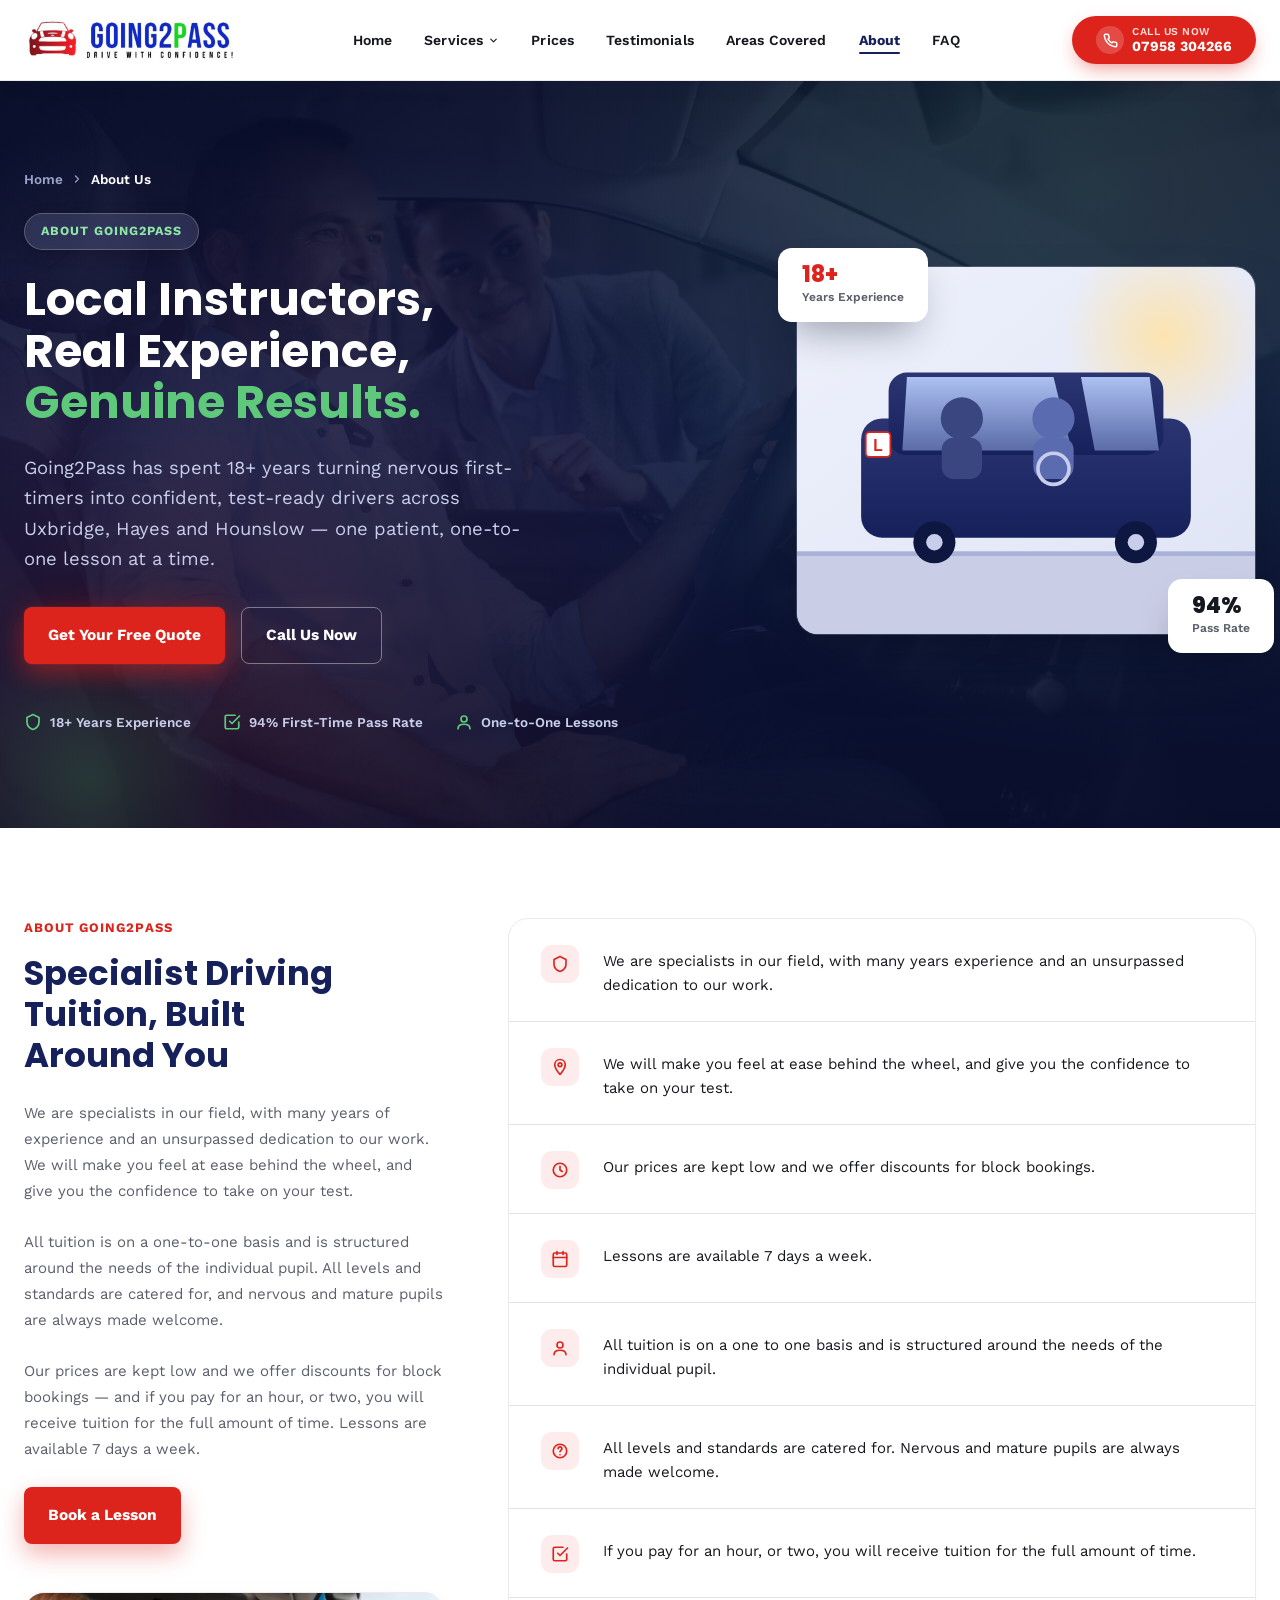
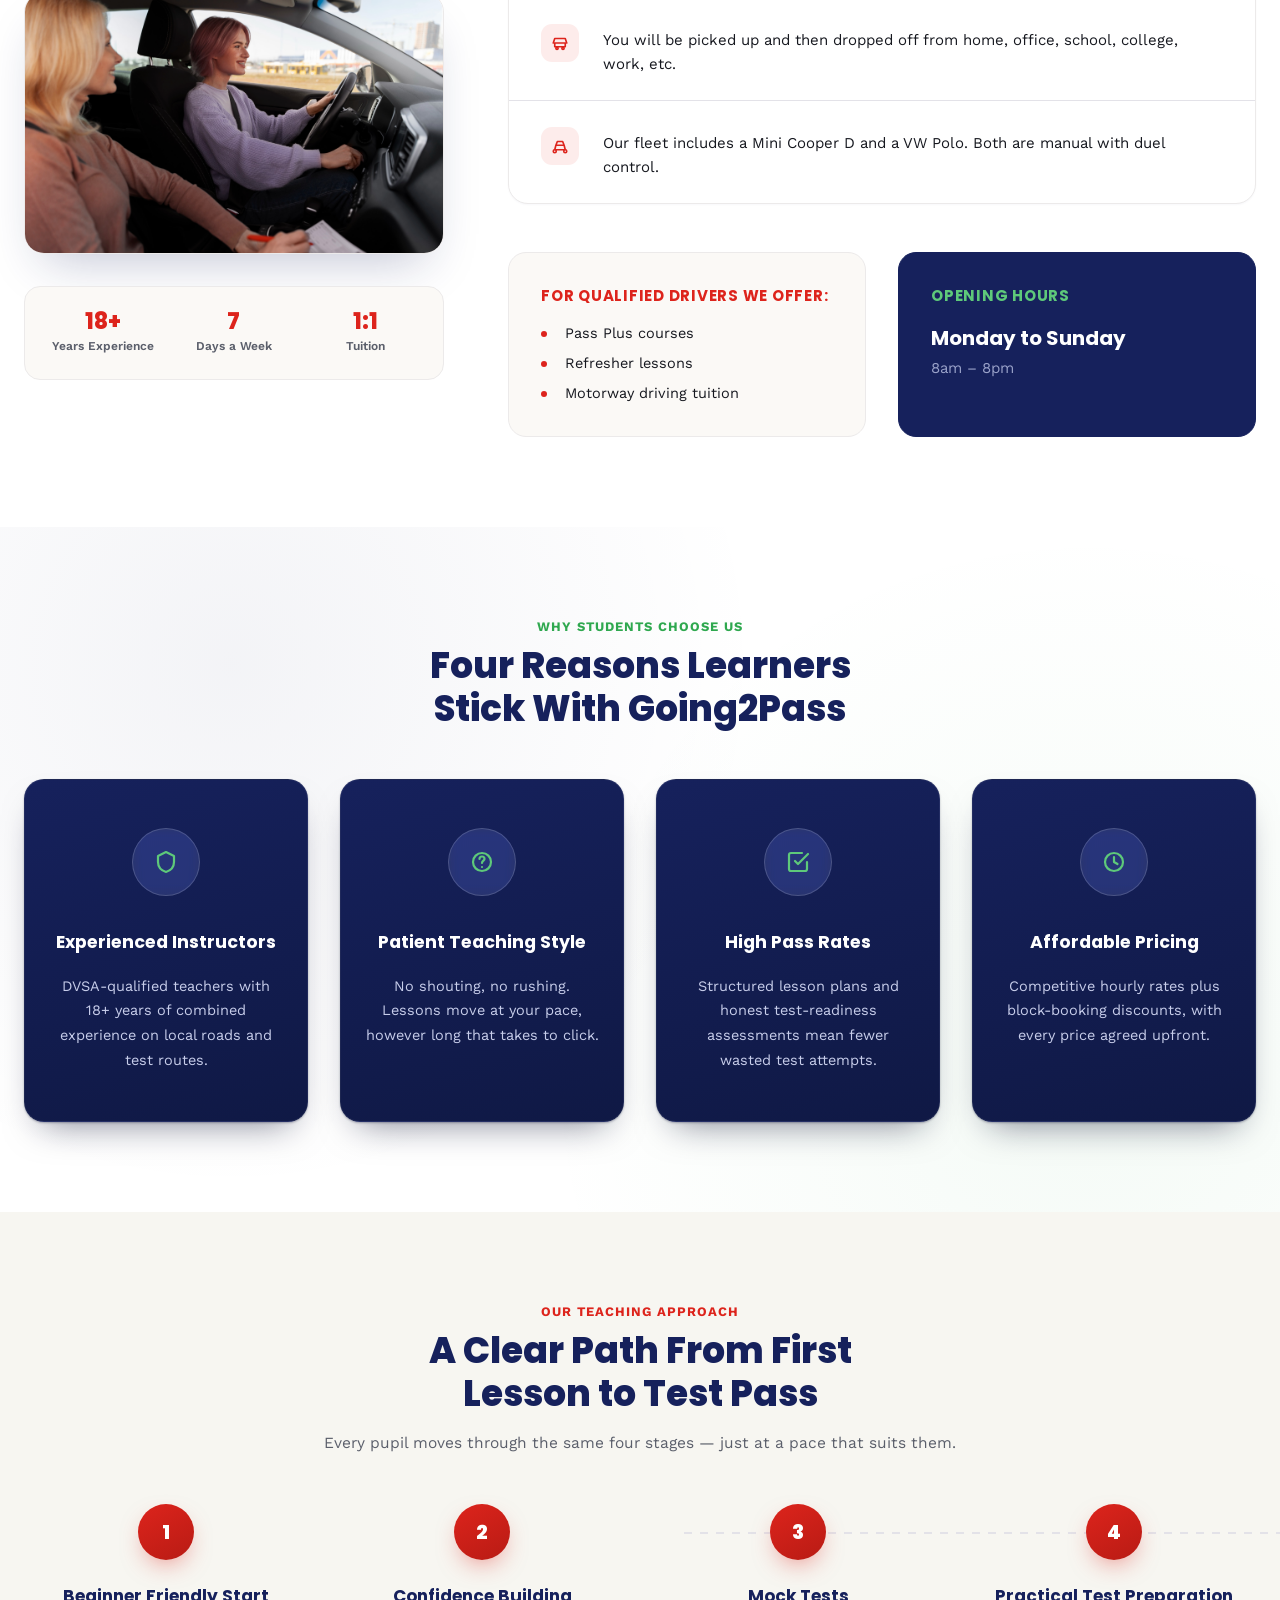
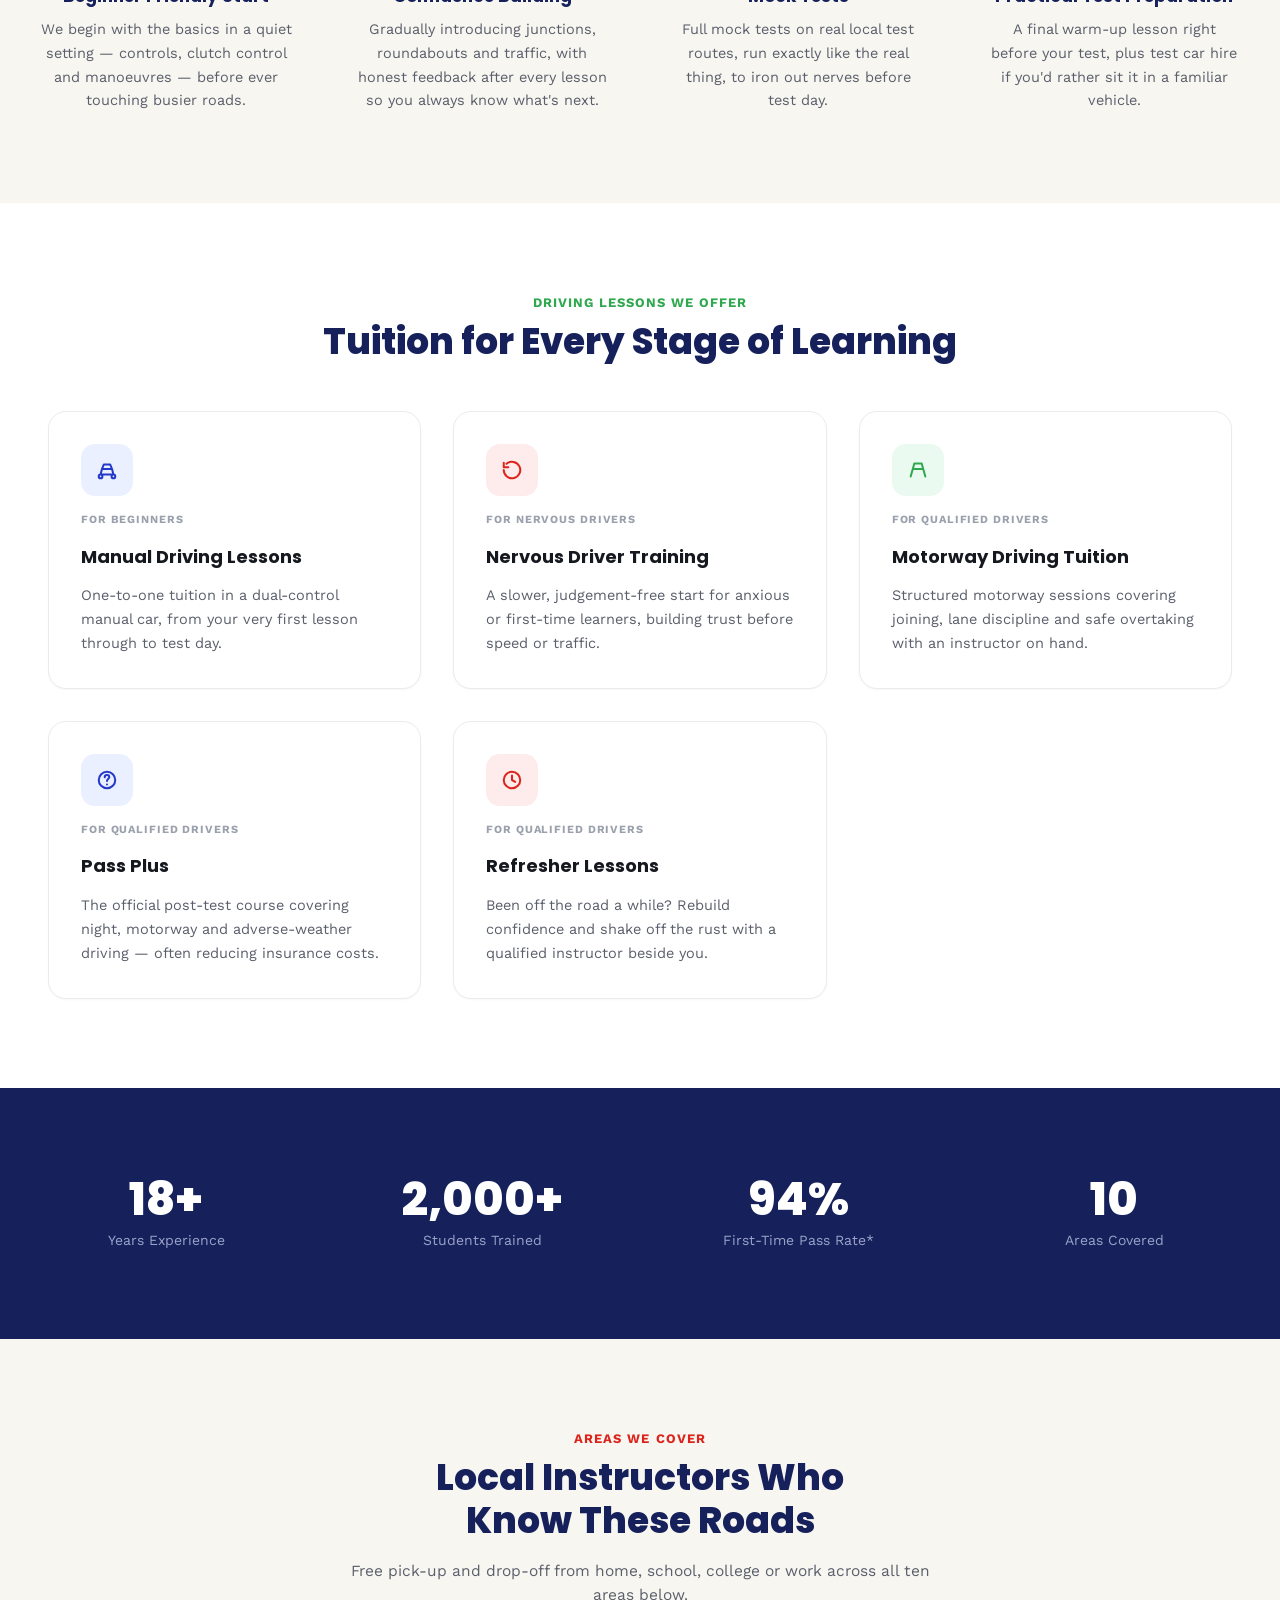
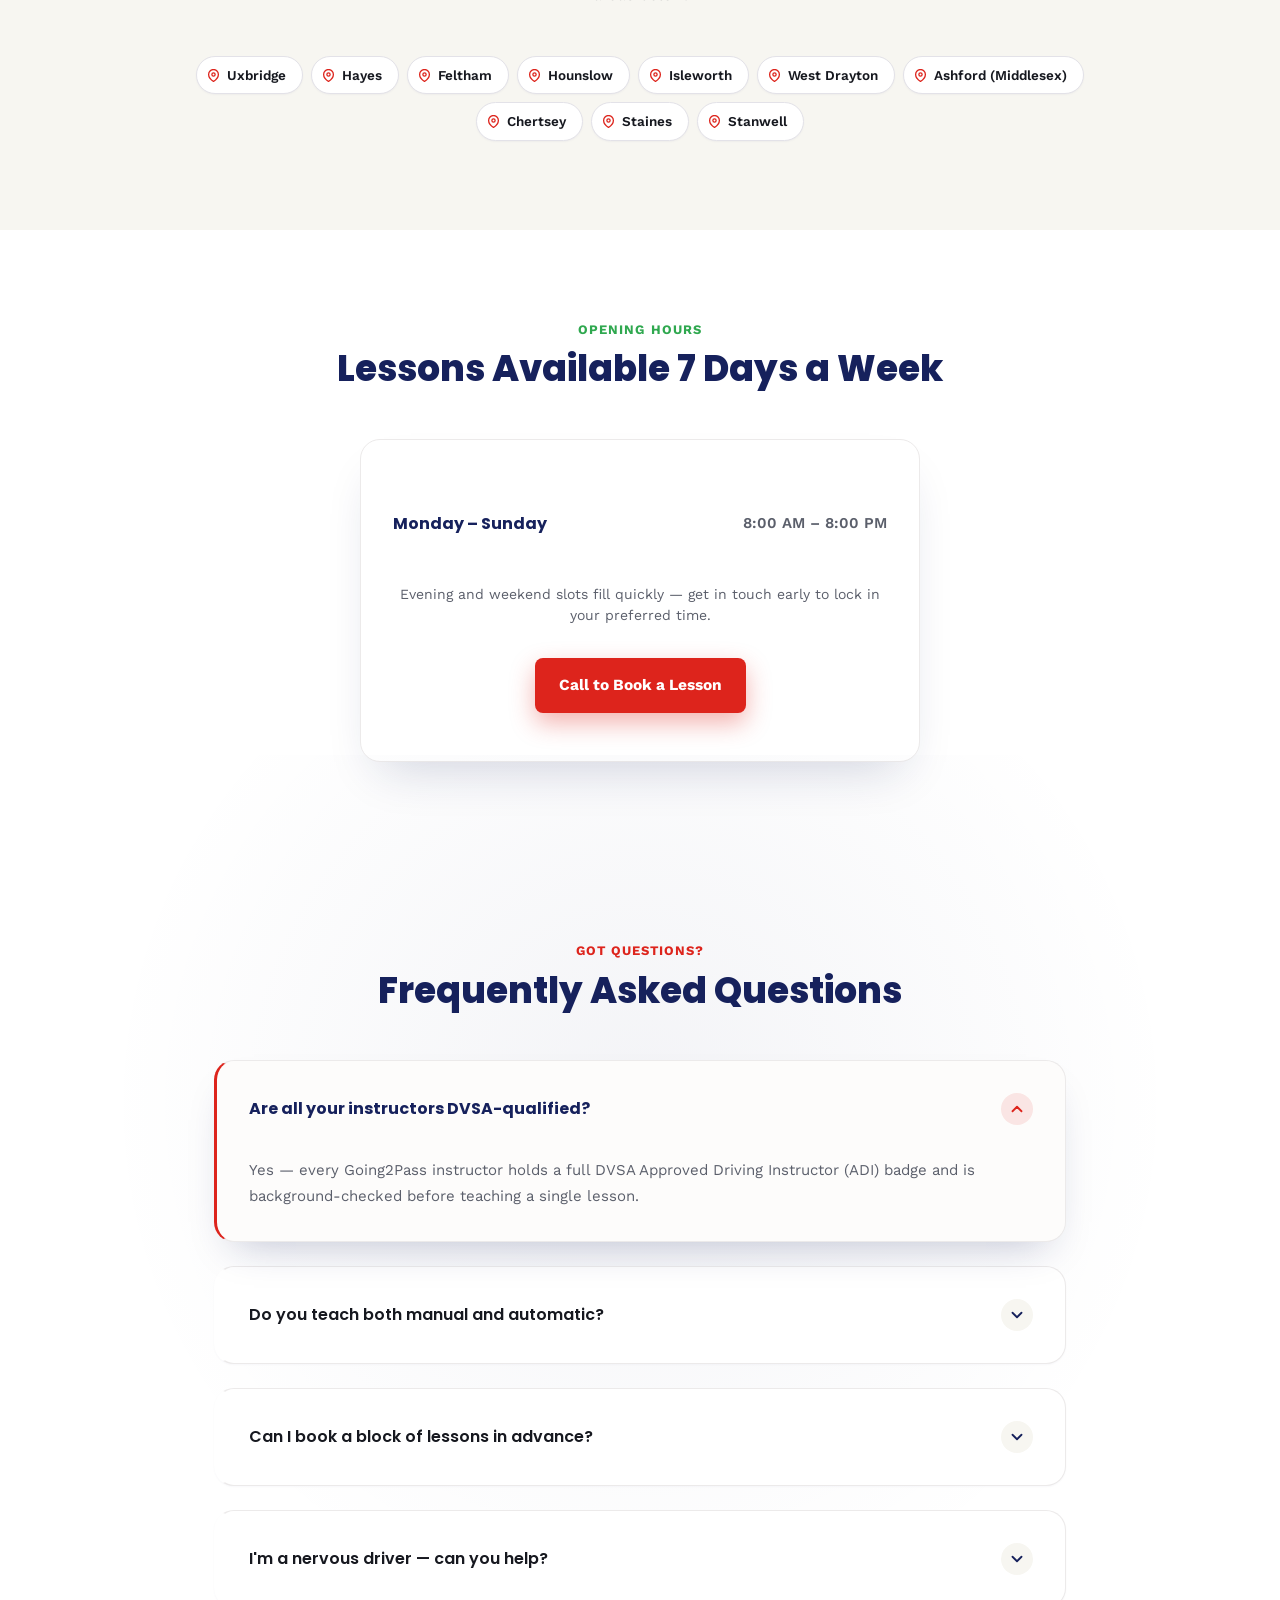
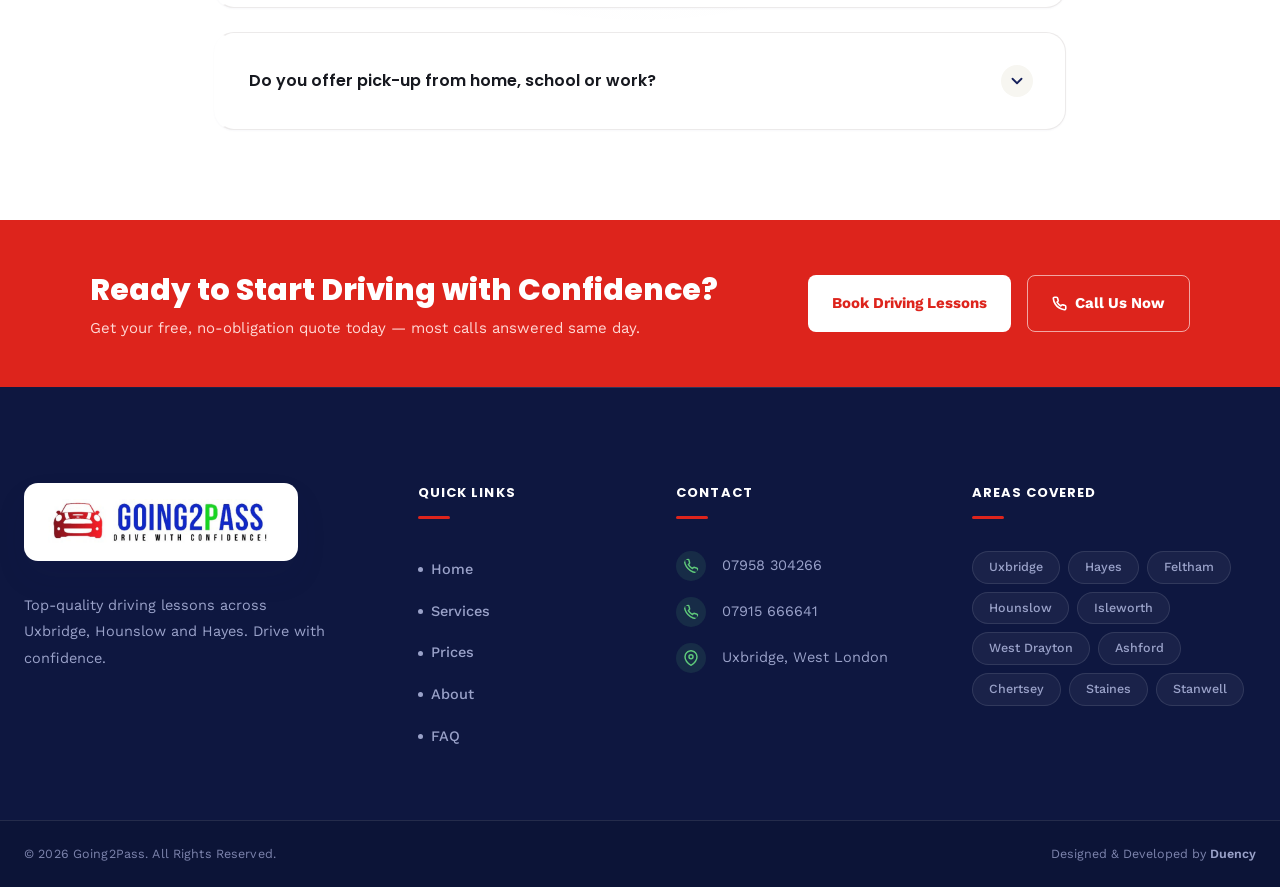
<file: about.html>
<!DOCTYPE html>
<html lang="en">
<head>
<meta charset="utf-8">
<meta name="viewport" content="width=device-width, initial-scale=1">
<title>About Us — Going2Pass Driving School | Uxbridge, Hayes &amp; Hounslow</title>
<meta name="description" content="Meet Going2Pass: DVSA-qualified driving instructors teaching manual and automatic lessons across Uxbridge, Hayes and Hounslow. 18+ years experience, patient one-to-one tuition, high pass rates.">
<link rel="preconnect" href="https://fonts.googleapis.com">
<link href="https://fonts.googleapis.com/css2?family=Poppins:wght@500;600;700;800&family=Work+Sans:wght@400;500;600;700&display=swap" rel="stylesheet">
<link rel="stylesheet" href="assets/css/main.css">
</head>
<body>

<!-- ============ NAV ============ -->
<header class="site-header">
  <div class="nav-bar container">
    <a href="index.html" class="nav-brand" aria-label="Going2Pass — home">
      <img class="nav-logo" src="assets/images/logo/logo.jpg" alt="Going2Pass">
    </a>
    <nav class="nav-links" aria-label="Primary">
      <a href="index.html#welcome">Home</a>
      <div class="nav-item">
        <a href="index.html#services" class="nav-item-trigger">
          Services
          <svg class="nav-chevron" width="11" height="11" viewBox="0 0 24 24" fill="none" stroke="currentColor" stroke-width="2.4" stroke-linecap="round" stroke-linejoin="round"><polyline points="6 9 12 15 18 9"/></svg>
        </a>
        <div class="nav-dropdown">
          <a href="manual-driving-lessons.html"><svg width="17" height="17" viewBox="0 0 24 24" fill="none" stroke="currentColor" stroke-width="2.1" stroke-linecap="round" stroke-linejoin="round"><circle cx="12" cy="12" r="8"/><path d="M12 4v4M12 16v4M4 12h4M16 12h4"/></svg>Manual Driving Lessons</a>
          <a href="automatic-driving-lessons.html"><svg width="17" height="17" viewBox="0 0 24 24" fill="none" stroke="currentColor" stroke-width="2.1" stroke-linecap="round" stroke-linejoin="round"><circle cx="12" cy="12" r="3"/><path d="M12 2v3M12 19v3M4.2 4.2l2.1 2.1M17.7 17.7l2.1 2.1M2 12h3M19 12h3M4.2 19.8l2.1-2.1M17.7 6.3l2.1-2.1"/></svg>Automatic Driving Lessons</a>
          <a href="pass-plus-course.html"><svg width="17" height="17" viewBox="0 0 24 24" fill="none" stroke="currentColor" stroke-width="2.1" stroke-linecap="round" stroke-linejoin="round"><path d="M9 11l3 3L22 4"/><path d="M21 12v7a2 2 0 0 1-2 2H5a2 2 0 0 1-2-2V5a2 2 0 0 1 2-2h11"/></svg>Pass Plus Course</a>
          <a href="refresher-lessons.html"><svg width="17" height="17" viewBox="0 0 24 24" fill="none" stroke="currentColor" stroke-width="2.1" stroke-linecap="round" stroke-linejoin="round"><path d="M3 12a9 9 0 1 0 3-6.7"/><polyline points="3 4 3 9 8 9"/></svg>Refresher Lessons</a>
          <a href="motorway-driving-tuition.html"><svg width="17" height="17" viewBox="0 0 24 24" fill="none" stroke="currentColor" stroke-width="2.1" stroke-linecap="round" stroke-linejoin="round"><path d="M4 19l4-14h8l4 14"/><line x1="7" y1="11" x2="17" y2="11"/></svg>Motorway Driving Tuition</a>
          <a href="test-car-hire-warm-up-lesson.html"><svg width="17" height="17" viewBox="0 0 24 24" fill="none" stroke="currentColor" stroke-width="2.1" stroke-linecap="round" stroke-linejoin="round"><path d="M5 17h14M5 17a2 2 0 1 0 0 4 2 2 0 0 0 0-4zm14 0a2 2 0 1 0 0 4 2 2 0 0 0 0-4zM5 17l1.5-6h11L19 17M6.5 11l2-5h7l2 5"/></svg>Test Car Hire &amp; Warm-Up Lesson</a>
        </div>
      </div>
      <a href="index.html#pricing">Prices</a>
      <a href="index.html#testimonials">Testimonials</a>
      <a href="index.html#locations">Areas Covered</a>
      <a href="about.html" class="is-active">About</a>
      <a href="index.html#faq">FAQ</a>
    </nav>
    <a class="nav-call" href="tel:07958304266">
      <span class="nav-call-icon">
        <svg width="15" height="15" viewBox="0 0 24 24" fill="none" stroke="#fff" stroke-width="2.4" stroke-linecap="round" stroke-linejoin="round"><path d="M22 16.92v3a2 2 0 0 1-2.18 2 19.79 19.79 0 0 1-8.63-3.07 19.5 19.5 0 0 1-6-6 19.79 19.79 0 0 1-3.07-8.67A2 2 0 0 1 4.11 2h3a2 2 0 0 1 2 1.72c.127.96.362 1.903.7 2.81a2 2 0 0 1-.45 2.11L8.09 9.91a16 16 0 0 0 6 6l1.27-1.27a2 2 0 0 1 2.11-.45c.907.338 1.85.573 2.81.7A2 2 0 0 1 22 16.92z"/></svg>
      </span>
      <span class="nav-call-text">
        <small>Call us now</small>
        07958 304266
      </span>
    </a>
    <button class="nav-burger" type="button" aria-label="Toggle menu" aria-expanded="false">
      <svg width="24" height="24" viewBox="0 0 24 24" fill="none" stroke="#16215c" stroke-width="2.3" stroke-linecap="round"><line x1="3" y1="6" x2="21" y2="6"/><line x1="3" y1="12" x2="21" y2="12"/><line x1="3" y1="18" x2="21" y2="18"/></svg>
    </button>
  </div>
  <nav class="nav-mobile-menu" aria-label="Mobile">
    <a href="index.html#welcome">Home</a>
    <div class="nav-mobile-item">
      <div class="nav-mobile-row">
        <a href="index.html#services">Services</a>
        <button class="nav-mobile-toggle" type="button" aria-expanded="false" aria-label="Toggle Services submenu">
          <svg class="nav-chevron" width="13" height="13" viewBox="0 0 24 24" fill="none" stroke="currentColor" stroke-width="2.4" stroke-linecap="round" stroke-linejoin="round"><polyline points="6 9 12 15 18 9"/></svg>
        </button>
      </div>
      <div class="nav-mobile-submenu">
        <a href="manual-driving-lessons.html">Manual Driving Lessons</a>
        <a href="automatic-driving-lessons.html">Automatic Driving Lessons</a>
        <a href="pass-plus-course.html">Pass Plus Course</a>
        <a href="refresher-lessons.html">Refresher Lessons</a>
        <a href="motorway-driving-tuition.html">Motorway Driving Tuition</a>
        <a href="test-car-hire-warm-up-lesson.html">Test Car Hire &amp; Warm-Up Lesson</a>
      </div>
    </div>
    <a href="index.html#pricing">Prices</a>
    <a href="index.html#testimonials">Testimonials</a>
    <a href="index.html#locations">Areas Covered</a>
    <a href="about.html" class="is-active">About</a>
    <a href="index.html#faq">FAQ</a>
    <a class="nav-mobile-call" href="tel:07958304266">
      <svg width="15" height="15" viewBox="0 0 24 24" fill="none" stroke="#fff" stroke-width="2.4" stroke-linecap="round" stroke-linejoin="round"><path d="M22 16.92v3a2 2 0 0 1-2.18 2 19.79 19.79 0 0 1-8.63-3.07 19.5 19.5 0 0 1-6-6 19.79 19.79 0 0 1-3.07-8.67A2 2 0 0 1 4.11 2h3a2 2 0 0 1 2 1.72c.127.96.362 1.903.7 2.81a2 2 0 0 1-.45 2.11L8.09 9.91a16 16 0 0 0 6 6l1.27-1.27a2 2 0 0 1 2.11-.45c.907.338 1.85.573 2.81.7A2 2 0 0 1 22 16.92z"/></svg>
      Call 07958 304266
    </a>
  </nav>
</header>

<!-- ============ ABOUT HERO ============ -->
<section class="about-hero">
  <img class="about-hero-bg-image" src="assets/images/hero/2149117133.jpg" alt="" loading="eager" fetchpriority="high" decoding="async">
  <div class="about-hero-overlay"></div>
  <div class="about-hero-inner">
    <div class="about-hero-copy">
      <nav class="breadcrumb" aria-label="Breadcrumb">
        <a href="index.html">Home</a>
        <svg width="12" height="12" viewBox="0 0 24 24" fill="none" stroke="currentColor" stroke-width="2.4" stroke-linecap="round" stroke-linejoin="round"><polyline points="9 18 15 12 9 6"/></svg>
        <span aria-current="page">About Us</span>
      </nav>
      <div class="about-hero-badge">ABOUT GOING2PASS</div>
      <h1 class="about-hero-title">Local Instructors, Real Experience, <span>Genuine Results.</span></h1>
      <p class="about-hero-sub">Going2Pass has spent 18+ years turning nervous first-timers into confident, test-ready drivers across Uxbridge, Hayes and Hounslow &mdash; one patient, one-to-one lesson at a time.</p>
      <div class="about-hero-actions">
        <a class="btn btn-primary" href="index.html#lead-form">Get Your Free Quote</a>
        <a class="btn btn-outline" href="tel:07958304266">Call Us Now</a>
      </div>
      <div class="about-hero-badges">
        <div class="about-hero-badge-item">
          <svg width="18" height="18" viewBox="0 0 24 24" fill="none" stroke="#5ec97a" stroke-width="2.3" stroke-linecap="round" stroke-linejoin="round"><path d="M12 2l8 4v6c0 5-3.5 8.5-8 10-4.5-1.5-8-5-8-10V6l8-4z"/></svg>
          <span>18+ Years Experience</span>
        </div>
        <div class="about-hero-badge-item">
          <svg width="18" height="18" viewBox="0 0 24 24" fill="none" stroke="#5ec97a" stroke-width="2.3" stroke-linecap="round" stroke-linejoin="round"><path d="M9 11l3 3L22 4"/><path d="M21 12v7a2 2 0 0 1-2 2H5a2 2 0 0 1-2-2V5a2 2 0 0 1 2-2h11"/></svg>
          <span>94% First-Time Pass Rate</span>
        </div>
        <div class="about-hero-badge-item">
          <svg width="18" height="18" viewBox="0 0 24 24" fill="none" stroke="#5ec97a" stroke-width="2.3" stroke-linecap="round" stroke-linejoin="round"><circle cx="12" cy="8" r="4"/><path d="M4 21c0-4 3.6-6 8-6s8 2 8 6"/></svg>
          <span>One-to-One Lessons</span>
        </div>
      </div>
    </div>
    <div class="about-hero-media">
      <div class="about-hero-media-frame">
        <img src="assets/images/about/instructor-learner.svg" alt="Going2Pass driving instructor with a learner driver" loading="eager" decoding="async">
      </div>
      <div class="about-hero-float about-hero-float-top">
        <div class="about-hero-float-num">18+</div>
        <div class="about-hero-float-label">Years Experience</div>
      </div>
      <div class="about-hero-float about-hero-float-bottom">
        <div class="about-hero-float-num">94%</div>
        <div class="about-hero-float-label">Pass Rate</div>
      </div>
    </div>
  </div>
</section>

<!-- ============ ABOUT GOING2PASS ============ -->
<section class="about-intro">
  <div class="about-intro-copy">
    <div class="eyebrow eyebrow-red">ABOUT GOING2PASS</div>
    <h2 class="about-intro-title">Specialist Driving Tuition, Built Around You</h2>
    <p>We are specialists in our field, with many years of experience and an unsurpassed dedication to our work. We will make you feel at ease behind the wheel, and give you the confidence to take on your test.</p>
    <p>All tuition is on a one-to-one basis and is structured around the needs of the individual pupil. All levels and standards are catered for, and nervous and mature pupils are always made welcome.</p>
    <p>Our prices are kept low and we offer discounts for block bookings &mdash; and if you pay for an hour, or two, you will receive tuition for the full amount of time. Lessons are available 7 days a week.</p>
    <div class="about-intro-actions">
      <a class="btn btn-primary" href="index.html#lead-form">Book a Lesson</a>
      <a class="btn btn-outline" href="tel:07958304266">Call Now</a>
    </div>
    <div class="about-intro-media">
      <img src="assets/images/hero/2150318413.jpg" alt="Going2Pass driving lesson on a local road" loading="lazy" decoding="async">
    </div>
    <div class="about-intro-stats">
      <div class="about-intro-stat"><div class="about-intro-stat-num">18+</div><div class="about-intro-stat-label">Years Experience</div></div>
      <div class="about-intro-stat"><div class="about-intro-stat-num">7</div><div class="about-intro-stat-label">Days a Week</div></div>
      <div class="about-intro-stat"><div class="about-intro-stat-num">1:1</div><div class="about-intro-stat-label">Tuition</div></div>
    </div>
  </div>
  <div class="about-intro-panel">
    <ul class="about-row-list">
      <li class="about-row">
        <span class="about-row-icon"><svg width="18" height="18" viewBox="0 0 24 24" fill="none" stroke="#dd241c" stroke-width="2.2" stroke-linecap="round" stroke-linejoin="round"><path d="M12 2l8 4v6c0 5-3.5 8.5-8 10-4.5-1.5-8-5-8-10V6l8-4z"/></svg></span>
        <span class="about-row-text">We are specialists in our field, with many years experience and an unsurpassed dedication to our work.</span>
      </li>
      <li class="about-row">
        <span class="about-row-icon"><svg width="18" height="18" viewBox="0 0 24 24" fill="none" stroke="#dd241c" stroke-width="2.2" stroke-linecap="round" stroke-linejoin="round"><path d="M12 2C8 2 5 5 5 9c0 5 7 13 7 13s7-8 7-13c0-4-3-7-7-7z"/><circle cx="12" cy="9" r="2.5"/></svg></span>
        <span class="about-row-text">We will make you feel at ease behind the wheel, and give you the confidence to take on your test.</span>
      </li>
      <li class="about-row">
        <span class="about-row-icon"><svg width="18" height="18" viewBox="0 0 24 24" fill="none" stroke="#dd241c" stroke-width="2.2" stroke-linecap="round" stroke-linejoin="round"><circle cx="12" cy="12" r="9"/><path d="M12 7v5l3 2"/></svg></span>
        <span class="about-row-text">Our prices are kept low and we offer discounts for block bookings.</span>
      </li>
      <li class="about-row">
        <span class="about-row-icon"><svg width="18" height="18" viewBox="0 0 24 24" fill="none" stroke="#dd241c" stroke-width="2.2" stroke-linecap="round" stroke-linejoin="round"><rect x="3" y="4" width="18" height="18" rx="2"/><path d="M8 2v4M16 2v4M3 10h18"/></svg></span>
        <span class="about-row-text">Lessons are available 7 days a week.</span>
      </li>
      <li class="about-row">
        <span class="about-row-icon"><svg width="18" height="18" viewBox="0 0 24 24" fill="none" stroke="#dd241c" stroke-width="2.2" stroke-linecap="round" stroke-linejoin="round"><circle cx="12" cy="8" r="4"/><path d="M4 21c0-4 3.6-6 8-6s8 2 8 6"/></svg></span>
        <span class="about-row-text">All tuition is on a one to one basis and is structured around the needs of the individual pupil.</span>
      </li>
      <li class="about-row">
        <span class="about-row-icon"><svg width="18" height="18" viewBox="0 0 24 24" fill="none" stroke="#dd241c" stroke-width="2.2" stroke-linecap="round" stroke-linejoin="round"><circle cx="12" cy="12" r="9"/><path d="M9.5 9a2.5 2.5 0 0 1 5 0c0 1.5-2.5 2-2.5 4M12 17h.01"/></svg></span>
        <span class="about-row-text">All levels and standards are catered for. Nervous and mature pupils are always made welcome.</span>
      </li>
      <li class="about-row">
        <span class="about-row-icon"><svg width="18" height="18" viewBox="0 0 24 24" fill="none" stroke="#dd241c" stroke-width="2.2" stroke-linecap="round" stroke-linejoin="round"><path d="M9 11l3 3L22 4"/><path d="M21 12v7a2 2 0 0 1-2 2H5a2 2 0 0 1-2-2V5a2 2 0 0 1 2-2h11"/></svg></span>
        <span class="about-row-text">If you pay for an hour, or two, you will receive tuition for the full amount of time.</span>
      </li>
      <li class="about-row">
        <span class="about-row-icon"><svg width="18" height="18" viewBox="0 0 24 24" fill="none" stroke="#dd241c" stroke-width="2.2" stroke-linecap="round" stroke-linejoin="round"><path d="M3 12l2-6h14l2 6M5 12h14v5H5z"/><circle cx="8" cy="19" r="1.5"/><circle cx="16" cy="19" r="1.5"/></svg></span>
        <span class="about-row-text">You will be picked up and then dropped off from home, office, school, college, work, etc.</span>
      </li>
      <li class="about-row">
        <span class="about-row-icon"><svg width="18" height="18" viewBox="0 0 24 24" fill="none" stroke="#dd241c" stroke-width="2.2" stroke-linecap="round" stroke-linejoin="round"><path d="M5 17h14M5 17a2 2 0 1 0 0 4 2 2 0 0 0 0-4zm14 0a2 2 0 1 0 0 4 2 2 0 0 0 0-4zM5 17l1.5-6h11L19 17M6.5 11l2-5h7l2 5"/></svg></span>
        <span class="about-row-text">Our fleet includes a Mini Cooper D and a VW Polo. Both are manual with duel control.</span>
      </li>
    </ul>

    <div class="about-callout-row">
      <div class="about-callout">
        <div class="about-callout-heading">For qualified drivers we offer:</div>
        <ul class="about-callout-list">
          <li>Pass Plus courses</li>
          <li>Refresher lessons</li>
          <li>Motorway driving tuition</li>
        </ul>
      </div>
      <div class="about-callout about-callout-dark">
        <div class="about-callout-heading">Opening hours</div>
        <div class="about-hours-day">Monday to Sunday</div>
        <div class="about-hours-time">8am &ndash; 8pm</div>
      </div>
    </div>
  </div>
</section>

<!-- ============ WHY STUDENTS CHOOSE US ============ -->
<section class="section why-choose-section about-why">
  <div class="section-intro">
    <div class="eyebrow eyebrow-green">WHY STUDENTS CHOOSE US</div>
    <h2 class="section-title">Four Reasons Learners Stick With Going2Pass</h2>
  </div>
  <div class="why-grid about-why-grid">
    <div class="why-card">
      <div class="why-icon-wrap">
        <svg width="24" height="24" viewBox="0 0 24 24" fill="none" stroke="#5ec97a" stroke-width="2.2" stroke-linecap="round" stroke-linejoin="round"><path d="M12 2l8 4v6c0 5-3.5 8.5-8 10-4.5-1.5-8-5-8-10V6l8-4z"/></svg>
      </div>
      <h3 class="why-title">Experienced Instructors</h3>
      <p class="why-desc">DVSA-qualified teachers with 18+ years of combined experience on local roads and test routes.</p>
    </div>
    <div class="why-card">
      <div class="why-icon-wrap">
        <svg width="24" height="24" viewBox="0 0 24 24" fill="none" stroke="#5ec97a" stroke-width="2.2" stroke-linecap="round" stroke-linejoin="round"><circle cx="12" cy="12" r="9"/><path d="M9.5 9a2.5 2.5 0 0 1 5 0c0 1.5-2.5 2-2.5 4M12 17h.01"/></svg>
      </div>
      <h3 class="why-title">Patient Teaching Style</h3>
      <p class="why-desc">No shouting, no rushing. Lessons move at your pace, however long that takes to click.</p>
    </div>
    <div class="why-card">
      <div class="why-icon-wrap">
        <svg width="24" height="24" viewBox="0 0 24 24" fill="none" stroke="#5ec97a" stroke-width="2.2" stroke-linecap="round" stroke-linejoin="round"><path d="M9 11l3 3L22 4"/><path d="M21 12v7a2 2 0 0 1-2 2H5a2 2 0 0 1-2-2V5a2 2 0 0 1 2-2h11"/></svg>
      </div>
      <h3 class="why-title">High Pass Rates</h3>
      <p class="why-desc">Structured lesson plans and honest test-readiness assessments mean fewer wasted test attempts.</p>
    </div>
    <div class="why-card">
      <div class="why-icon-wrap">
        <svg width="24" height="24" viewBox="0 0 24 24" fill="none" stroke="#5ec97a" stroke-width="2.2" stroke-linecap="round" stroke-linejoin="round"><circle cx="12" cy="12" r="9"/><polyline points="12 7 12 12 15.5 14"/></svg>
      </div>
      <h3 class="why-title">Affordable Pricing</h3>
      <p class="why-desc">Competitive hourly rates plus block-booking discounts, with every price agreed upfront.</p>
    </div>
  </div>
</section>

<!-- ============ TEACHING APPROACH ============ -->
<section class="section section-cream">
  <div class="section-intro">
    <div class="eyebrow eyebrow-red">OUR TEACHING APPROACH</div>
    <h2 class="section-title">A Clear Path From First Lesson to Test Pass</h2>
    <p>Every pupil moves through the same four stages &mdash; just at a pace that suits them.</p>
  </div>
  <div class="process-grid">
    <div class="process-connector"></div>
    <div class="process-step">
      <div class="process-num">1</div>
      <h3 class="process-title">Beginner Friendly Start</h3>
      <p class="process-desc">We begin with the basics in a quiet setting &mdash; controls, clutch control and manoeuvres &mdash; before ever touching busier roads.</p>
    </div>
    <div class="process-step">
      <div class="process-num">2</div>
      <h3 class="process-title">Confidence Building</h3>
      <p class="process-desc">Gradually introducing junctions, roundabouts and traffic, with honest feedback after every lesson so you always know what's next.</p>
    </div>
    <div class="process-step">
      <div class="process-num">3</div>
      <h3 class="process-title">Mock Tests</h3>
      <p class="process-desc">Full mock tests on real local test routes, run exactly like the real thing, to iron out nerves before test day.</p>
    </div>
    <div class="process-step">
      <div class="process-num">4</div>
      <h3 class="process-title">Practical Test Preparation</h3>
      <p class="process-desc">A final warm-up lesson right before your test, plus test car hire if you'd rather sit it in a familiar vehicle.</p>
    </div>
  </div>
</section>

<!-- ============ LESSONS WE OFFER ============ -->
<section id="lessons" class="section">
  <div class="container">
    <div class="section-intro">
      <div class="eyebrow eyebrow-green">DRIVING LESSONS WE OFFER</div>
      <h2 class="section-title">Tuition for Every Stage of Learning</h2>
    </div>
    <div class="services-grid">
      <article class="service-card">
        <div class="service-icon" style="background:#eaf0ff;">
          <svg width="22" height="22" viewBox="0 0 24 24" fill="none" stroke="#2438c9" stroke-width="2.2" stroke-linecap="round" stroke-linejoin="round"><path d="M5 17h14M5 17a2 2 0 1 0 0 4 2 2 0 0 0 0-4zm14 0a2 2 0 1 0 0 4 2 2 0 0 0 0-4zM5 17l1.5-6h11L19 17M6.5 11l2-5h7l2 5"/></svg>
        </div>
        <div class="service-group">FOR BEGINNERS</div>
        <h3 class="service-title">Manual Driving Lessons</h3>
        <p class="service-desc">One-to-one tuition in a dual-control manual car, from your very first lesson through to test day.</p>
      </article>
      <article class="service-card">
        <div class="service-icon" style="background:#fdeceb;">
          <svg width="22" height="22" viewBox="0 0 24 24" fill="none" stroke="#dd241c" stroke-width="2.2" stroke-linecap="round" stroke-linejoin="round"><path d="M3 12a9 9 0 1 0 3-6.7"/><polyline points="3 4 3 9 8 9"/></svg>
        </div>
        <div class="service-group">FOR NERVOUS DRIVERS</div>
        <h3 class="service-title">Nervous Driver Training</h3>
        <p class="service-desc">A slower, judgement-free start for anxious or first-time learners, building trust before speed or traffic.</p>
      </article>
      <article class="service-card">
        <div class="service-icon" style="background:#eafaf0;">
          <svg width="22" height="22" viewBox="0 0 24 24" fill="none" stroke="#2fa84f" stroke-width="2.2" stroke-linecap="round" stroke-linejoin="round"><path d="M4 19l4-14h8l4 14"/><line x1="7" y1="11" x2="17" y2="11"/></svg>
        </div>
        <div class="service-group">FOR QUALIFIED DRIVERS</div>
        <h3 class="service-title">Motorway Driving Tuition</h3>
        <p class="service-desc">Structured motorway sessions covering joining, lane discipline and safe overtaking with an instructor on hand.</p>
      </article>
      <article class="service-card">
        <div class="service-icon" style="background:#eaf0ff;">
          <svg width="22" height="22" viewBox="0 0 24 24" fill="none" stroke="#2438c9" stroke-width="2.2" stroke-linecap="round" stroke-linejoin="round"><circle cx="12" cy="12" r="9"/><path d="M9.5 9a2.5 2.5 0 0 1 5 0c0 1.5-2.5 2-2.5 4M12 17h.01"/></svg>
        </div>
        <div class="service-group">FOR QUALIFIED DRIVERS</div>
        <h3 class="service-title">Pass Plus</h3>
        <p class="service-desc">The official post-test course covering night, motorway and adverse-weather driving &mdash; often reducing insurance costs.</p>
      </article>
      <article class="service-card">
        <div class="service-icon" style="background:#fdeceb;">
          <svg width="22" height="22" viewBox="0 0 24 24" fill="none" stroke="#dd241c" stroke-width="2.2" stroke-linecap="round" stroke-linejoin="round"><circle cx="12" cy="12" r="9"/><polyline points="12 7 12 12 15.5 14"/></svg>
        </div>
        <div class="service-group">FOR QUALIFIED DRIVERS</div>
        <h3 class="service-title">Refresher Lessons</h3>
        <p class="service-desc">Been off the road a while? Rebuild confidence and shake off the rust with a qualified instructor beside you.</p>
      </article>
    </div>
  </div>
</section>

<!-- ============ STUDENT SUCCESS ============ -->
<section class="stats-band">
  <div class="stats-grid">
    <div><div class="stat-num">18+</div><div class="stat-label">Years Experience</div></div>
    <div><div class="stat-num">2,000+</div><div class="stat-label">Students Trained</div></div>
    <div><div class="stat-num">94%</div><div class="stat-label">First-Time Pass Rate*</div></div>
    <div><div class="stat-num">10</div><div class="stat-label">Areas Covered</div></div>
  </div>
</section>

<!-- ============ AREAS WE COVER ============ -->
<section id="areas" class="section section-cream">
  <div class="section-intro">
    <div class="eyebrow eyebrow-red">AREAS WE COVER</div>
    <h2 class="section-title">Local Instructors Who Know These Roads</h2>
    <p>Free pick-up and drop-off from home, school, college or work across all ten areas below.</p>
  </div>
  <div class="about-areas-grid">
    <div class="location-tag"><svg width="13" height="13" viewBox="0 0 24 24" fill="none" stroke="#dd241c" stroke-width="2.4" stroke-linecap="round" stroke-linejoin="round"><path d="M21 10c0 7-9 13-9 13s-9-6-9-13a9 9 0 0 1 18 0z"/><circle cx="12" cy="10" r="3"/></svg>Uxbridge</div>
    <div class="location-tag"><svg width="13" height="13" viewBox="0 0 24 24" fill="none" stroke="#dd241c" stroke-width="2.4" stroke-linecap="round" stroke-linejoin="round"><path d="M21 10c0 7-9 13-9 13s-9-6-9-13a9 9 0 0 1 18 0z"/><circle cx="12" cy="10" r="3"/></svg>Hayes</div>
    <div class="location-tag"><svg width="13" height="13" viewBox="0 0 24 24" fill="none" stroke="#dd241c" stroke-width="2.4" stroke-linecap="round" stroke-linejoin="round"><path d="M21 10c0 7-9 13-9 13s-9-6-9-13a9 9 0 0 1 18 0z"/><circle cx="12" cy="10" r="3"/></svg>Feltham</div>
    <div class="location-tag"><svg width="13" height="13" viewBox="0 0 24 24" fill="none" stroke="#dd241c" stroke-width="2.4" stroke-linecap="round" stroke-linejoin="round"><path d="M21 10c0 7-9 13-9 13s-9-6-9-13a9 9 0 0 1 18 0z"/><circle cx="12" cy="10" r="3"/></svg>Hounslow</div>
    <div class="location-tag"><svg width="13" height="13" viewBox="0 0 24 24" fill="none" stroke="#dd241c" stroke-width="2.4" stroke-linecap="round" stroke-linejoin="round"><path d="M21 10c0 7-9 13-9 13s-9-6-9-13a9 9 0 0 1 18 0z"/><circle cx="12" cy="10" r="3"/></svg>Isleworth</div>
    <div class="location-tag"><svg width="13" height="13" viewBox="0 0 24 24" fill="none" stroke="#dd241c" stroke-width="2.4" stroke-linecap="round" stroke-linejoin="round"><path d="M21 10c0 7-9 13-9 13s-9-6-9-13a9 9 0 0 1 18 0z"/><circle cx="12" cy="10" r="3"/></svg>West Drayton</div>
    <div class="location-tag"><svg width="13" height="13" viewBox="0 0 24 24" fill="none" stroke="#dd241c" stroke-width="2.4" stroke-linecap="round" stroke-linejoin="round"><path d="M21 10c0 7-9 13-9 13s-9-6-9-13a9 9 0 0 1 18 0z"/><circle cx="12" cy="10" r="3"/></svg>Ashford (Middlesex)</div>
    <div class="location-tag"><svg width="13" height="13" viewBox="0 0 24 24" fill="none" stroke="#dd241c" stroke-width="2.4" stroke-linecap="round" stroke-linejoin="round"><path d="M21 10c0 7-9 13-9 13s-9-6-9-13a9 9 0 0 1 18 0z"/><circle cx="12" cy="10" r="3"/></svg>Chertsey</div>
    <div class="location-tag"><svg width="13" height="13" viewBox="0 0 24 24" fill="none" stroke="#dd241c" stroke-width="2.4" stroke-linecap="round" stroke-linejoin="round"><path d="M21 10c0 7-9 13-9 13s-9-6-9-13a9 9 0 0 1 18 0z"/><circle cx="12" cy="10" r="3"/></svg>Staines</div>
    <div class="location-tag"><svg width="13" height="13" viewBox="0 0 24 24" fill="none" stroke="#dd241c" stroke-width="2.4" stroke-linecap="round" stroke-linejoin="round"><path d="M21 10c0 7-9 13-9 13s-9-6-9-13a9 9 0 0 1 18 0z"/><circle cx="12" cy="10" r="3"/></svg>Stanwell</div>
  </div>
</section>

<!-- ============ OPENING HOURS ============ -->
<section id="hours" class="section">
  <div class="section-intro">
    <div class="eyebrow eyebrow-green">OPENING HOURS</div>
    <h2 class="section-title">Lessons Available 7 Days a Week</h2>
  </div>
  <div class="hours-card">
    <div class="hours-row"><span class="hours-day">Monday &ndash; Sunday</span><span class="hours-time">8:00 AM &ndash; 8:00 PM</span></div>
    <p class="hours-note">Evening and weekend slots fill quickly &mdash; get in touch early to lock in your preferred time.</p>
    <a class="btn btn-primary" href="tel:07958304266">Call to Book a Lesson</a>
  </div>
</section>

<!-- ============ FAQ PREVIEW ============ -->
<section id="faq" class="faq-section">
  <div class="section-intro">
    <div class="eyebrow eyebrow-red">GOT QUESTIONS?</div>
    <h2 class="section-title">Frequently Asked Questions</h2>
  </div>
  <div class="faq-list">
    <div class="faq-item is-open">
      <button class="faq-question" type="button">
        Are all your instructors DVSA-qualified?
        <span class="faq-icon-wrap"><svg class="faq-icon" width="18" height="18" viewBox="0 0 24 24" fill="none" stroke="currentColor" stroke-width="2.4" stroke-linecap="round" stroke-linejoin="round"><polyline points="6 9 12 15 18 9"/></svg></span>
      </button>
      <div class="faq-answer">Yes &mdash; every Going2Pass instructor holds a full DVSA Approved Driving Instructor (ADI) badge and is background-checked before teaching a single lesson.</div>
    </div>
    <div class="faq-item">
      <button class="faq-question" type="button">
        Do you teach both manual and automatic?
        <span class="faq-icon-wrap"><svg class="faq-icon" width="18" height="18" viewBox="0 0 24 24" fill="none" stroke="currentColor" stroke-width="2.4" stroke-linecap="round" stroke-linejoin="round"><polyline points="6 9 12 15 18 9"/></svg></span>
      </button>
      <div class="faq-answer">Yes, our fleet includes dual-control vehicles of both types, so you can choose whichever suits your goals and licence.</div>
    </div>
    <div class="faq-item">
      <button class="faq-question" type="button">
        Can I book a block of lessons in advance?
        <span class="faq-icon-wrap"><svg class="faq-icon" width="18" height="18" viewBox="0 0 24 24" fill="none" stroke="currentColor" stroke-width="2.4" stroke-linecap="round" stroke-linejoin="round"><polyline points="6 9 12 15 18 9"/></svg></span>
      </button>
      <div class="faq-answer">Absolutely &mdash; block bookings are discounted and the most popular way to learn with us, since regular weekly lessons build skills fastest.</div>
    </div>
    <div class="faq-item">
      <button class="faq-question" type="button">
        I'm a nervous driver &mdash; can you help?
        <span class="faq-icon-wrap"><svg class="faq-icon" width="18" height="18" viewBox="0 0 24 24" fill="none" stroke="currentColor" stroke-width="2.4" stroke-linecap="round" stroke-linejoin="round"><polyline points="6 9 12 15 18 9"/></svg></span>
      </button>
      <div class="faq-answer">Nervous drivers are welcomed and never rushed. We start slow, in quieter areas, and build up only once you feel ready.</div>
    </div>
    <div class="faq-item">
      <button class="faq-question" type="button">
        Do you offer pick-up from home, school or work?
        <span class="faq-icon-wrap"><svg class="faq-icon" width="18" height="18" viewBox="0 0 24 24" fill="none" stroke="currentColor" stroke-width="2.4" stroke-linecap="round" stroke-linejoin="round"><polyline points="6 9 12 15 18 9"/></svg></span>
      </button>
      <div class="faq-answer">Yes, free pick-up and drop-off is included across all ten areas we cover.</div>
    </div>
  </div>
</section>

<!-- ============ FINAL CTA ============ -->
<section class="cta-band">
  <div class="cta-band-inner">
    <div>
      <div class="cta-title">Ready to Start Driving with Confidence?</div>
      <div class="cta-sub">Get your free, no-obligation quote today &mdash; most calls answered same day.</div>
    </div>
    <div class="cta-actions">
      <a class="cta-btn-white" href="index.html#lead-form">Book Driving Lessons</a>
      <a class="cta-btn-outline" href="tel:07958304266">
        <svg width="15" height="15" viewBox="0 0 24 24" fill="none" stroke="#fff" stroke-width="2.6" stroke-linecap="round" stroke-linejoin="round"><path d="M22 16.92v3a2 2 0 0 1-2.18 2 19.79 19.79 0 0 1-8.63-3.07 19.5 19.5 0 0 1-6-6 19.79 19.79 0 0 1-3.07-8.67A2 2 0 0 1 4.11 2h3a2 2 0 0 1 2 1.72c.127.96.362 1.903.7 2.81a2 2 0 0 1-.45 2.11L8.09 9.91a16 16 0 0 0 6 6l1.27-1.27a2 2 0 0 1 2.11-.45c.907.338 1.85.573 2.81.7A2 2 0 0 1 22 16.92z"/></svg>
        Call Us Now
      </a>
    </div>
  </div>
</section>

<!-- ============ FOOTER ============ -->
<footer class="site-footer">
  <div class="footer-grid container">
    <div class="footer-col footer-col-brand">
      <div class="footer-logo-wrap"><img class="footer-logo" src="assets/images/logo/logo.jpg" alt="Going2Pass"></div>
      <p class="footer-desc">Top-quality driving lessons across Uxbridge, Hounslow and Hayes. Drive with confidence.</p>
    </div>
    <div class="footer-col">
      <div class="footer-heading">Quick Links</div>
      <nav class="footer-links" aria-label="Footer">
        <a href="index.html#welcome"><span>Home</span></a>
        <a href="index.html#services"><span>Services</span></a>
        <a href="index.html#pricing"><span>Prices</span></a>
        <a href="about.html"><span>About</span></a>
        <a href="index.html#faq"><span>FAQ</span></a>
      </nav>
    </div>
    <div class="footer-col">
      <div class="footer-heading">Contact</div>
      <div class="footer-contact">
        <a href="tel:07958304266">
          <svg width="15" height="15" viewBox="0 0 24 24" fill="none" stroke="currentColor" stroke-width="2.2" stroke-linecap="round" stroke-linejoin="round"><path d="M22 16.92v3a2 2 0 0 1-2.18 2 19.79 19.79 0 0 1-8.63-3.07 19.5 19.5 0 0 1-6-6 19.79 19.79 0 0 1-3.07-8.67A2 2 0 0 1 4.11 2h3a2 2 0 0 1 2 1.72c.127.96.362 1.903.7 2.81a2 2 0 0 1-.45 2.11L8.09 9.91a16 16 0 0 0 6 6l1.27-1.27a2 2 0 0 1 2.11-.45c.907.338 1.85.573 2.81.7A2 2 0 0 1 22 16.92z"/></svg>
          <span>07958 304266</span>
        </a>
        <a href="tel:07915666641">
          <svg width="15" height="15" viewBox="0 0 24 24" fill="none" stroke="currentColor" stroke-width="2.2" stroke-linecap="round" stroke-linejoin="round"><path d="M22 16.92v3a2 2 0 0 1-2.18 2 19.79 19.79 0 0 1-8.63-3.07 19.5 19.5 0 0 1-6-6 19.79 19.79 0 0 1-3.07-8.67A2 2 0 0 1 4.11 2h3a2 2 0 0 1 2 1.72c.127.96.362 1.903.7 2.81a2 2 0 0 1-.45 2.11L8.09 9.91a16 16 0 0 0 6 6l1.27-1.27a2 2 0 0 1 2.11-.45c.907.338 1.85.573 2.81.7A2 2 0 0 1 22 16.92z"/></svg>
          <span>07915 666641</span>
        </a>
        <div class="footer-location">
          <svg width="15" height="15" viewBox="0 0 24 24" fill="none" stroke="currentColor" stroke-width="2.2" stroke-linecap="round" stroke-linejoin="round"><path d="M21 10c0 7-9 13-9 13s-9-6-9-13a9 9 0 0 1 18 0z"/><circle cx="12" cy="10" r="3"/></svg>
          <span>Uxbridge, West London</span>
        </div>
      </div>
    </div>
    <div class="footer-col">
      <div class="footer-heading">Areas Covered</div>
      <div class="footer-areas">
        <span>Uxbridge</span><span>Hayes</span><span>Feltham</span><span>Hounslow</span><span>Isleworth</span>
        <span>West Drayton</span><span>Ashford</span><span>Chertsey</span><span>Staines</span><span>Stanwell</span>
      </div>
    </div>
  </div>
  <div class="footer-bottom">
    <div class="footer-bottom-inner container">
      <p class="footer-copyright">&copy; 2026 Going2Pass. All Rights Reserved.</p>
      <p class="footer-credit">Designed &amp; Developed by <span>Duency</span></p>
    </div>
  </div>
</footer>

<script src="assets/js/constants.js"></script>
<script src="assets/js/utils.js"></script>
<script src="assets/js/navigation.js"></script>
<script src="assets/js/hero.js"></script>
<script src="assets/js/form.js"></script>
<script src="assets/js/accordion.js"></script>
<script src="assets/js/slider.js"></script>
<script src="assets/js/modal.js"></script>
<script src="assets/js/animation.js"></script>
<script src="assets/js/main.js"></script>
</body>
</html>
</file>
<file: assets/css/main.css>
/* ==========================================================================
   main.css — single entry point. Import order matters:
   variables -> base -> components -> utilities -> responsive (last, so
   breakpoint overrides always win the cascade).
   ========================================================================== */

@import url("variables.css");
@import url("base.css");

@import url("components/buttons.css");
@import url("components/navigation.css");
@import url("components/hero.css");
@import url("components/lead-form.css");
@import url("components/welcome.css");
@import url("components/services.css");
@import url("components/why-learn.css");
@import url("components/offers.css");
@import url("components/legacy-about.css");
@import url("components/why-choose-us.css");
@import url("components/locations.css");
@import url("components/testimonials.css");
@import url("components/pricing.css");
@import url("components/cta.css");
@import url("components/faq.css");
@import url("components/footer.css");
@import url("components/about.css");

@import url("utilities.css");
@import url("responsive.css");
</file>
